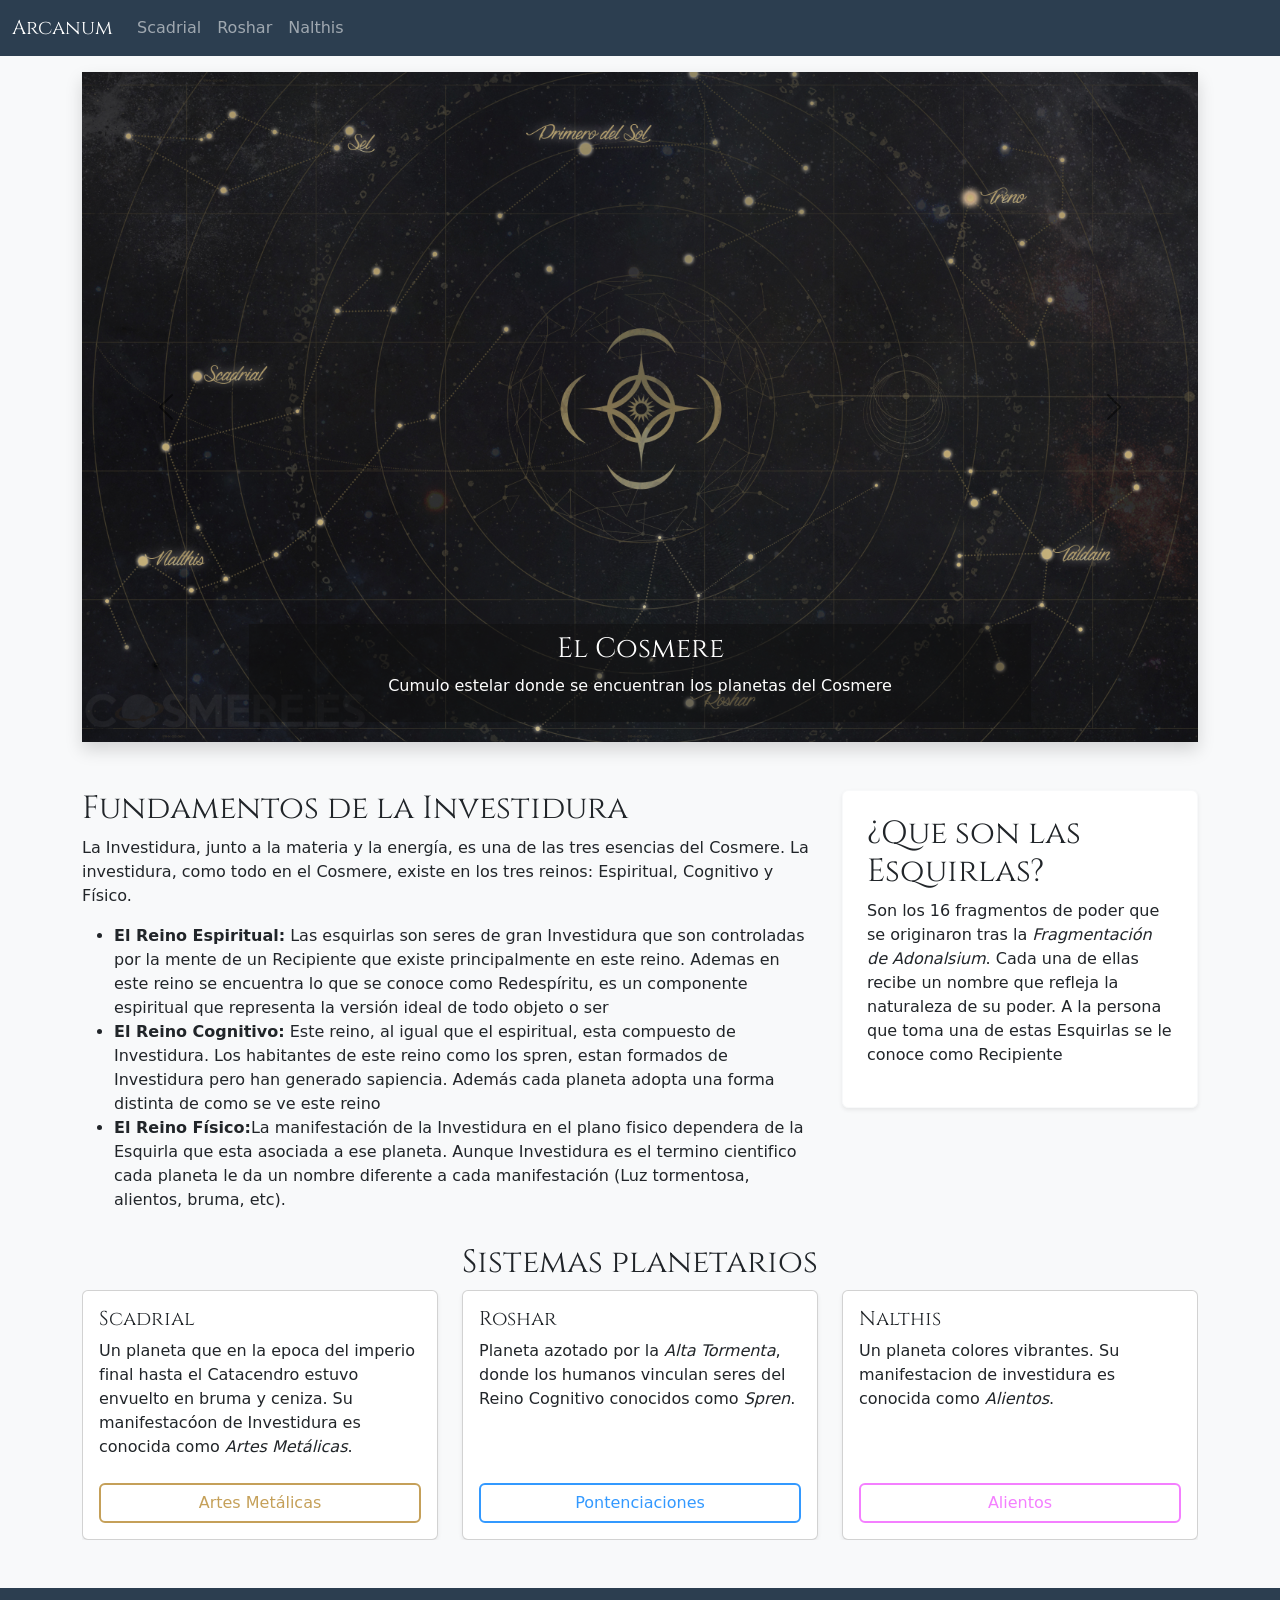
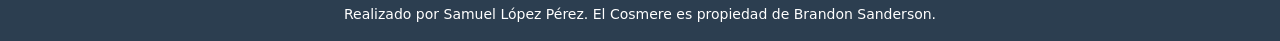
<file: index.html>
<!DOCTYPE html>
<html lang="es">

<head>
    <meta charset="UTF-8">
    <meta name="viewport" content="width=device-width, initial-scale=1.0">
    <title>Bootstrap Site</title>
    <link rel="stylesheet" href="css/bootstrap.min.css">
    <link rel="stylesheet" href="css/style.css">
</head>

<body>
    <nav class="navbar navbar-expand-lg navbar-dark bg-cosmere-dark sticky-top" aria-label="Third navbar example">
        <div class="container-fluid"> <a class="navbar-brand font-cinzel" href="#">Arcanum</a>
            <button class="navbar-toggler collapsed" type="button" data-bs-toggle="collapse" data-bs-target="#navbars"
                aria-controls="navbars" aria-expanded="false" aria-label="Toggle navigation">
                <span class="navbar-toggler-icon"></span>
            </button>
            <div class="navbar-collapse collapse" id="navbars">
                <ul class="navbar-nav me-auto mb-2 mb-sm-0">
                    <li class="nav-item"> <a class="nav-link" href="scadrial.html" id="link-scadrial">Scadrial</a> </li>
                    <li class="nav-item"> <a class="nav-link" href="roshar.html" id="link-roshar">Roshar</a> </li>
                    <li class="nav-item"> <a class="nav-link" href="nalthis.html" id="link-nalthis">Nalthis</a> </li>
                </ul>
            </div>
        </div>
    </nav>

    <div class="container mb-5 mt-3">
        <div id="slider1" class="carousel slide shadow carousel-fade" data-bs-ride="carousel">

            <div class="carousel-inner">
                <div class="carousel-item active">
                    <img src="img/Constelaciones-mundos-cosmere.jpg" class="d-block w-100"
                        alt="Constelaciones de los mundos del Cosmere.">
                    <div class="carousel-caption d-none d-sm-block p-2">
                        <h3 class="font-cinzel">El Cosmere</h3>
                        <p>Cumulo estelar donde se encuentran los planetas del Cosmere</p>
                    </div>
                </div>
                <div class="carousel-item">
                    <img src="img/Fragmentacion.png" class="d-block w-100" alt="La Fragmentacion de adonalsium.">
                    <div class="carousel-caption d-none d-sm-block p-2">
                        <h3 class="font-cinzel">La Fragmentación</h3>
                        <p>Las 16 esquirlas de Adonalsium</p>
                    </div>
                </div>
            </div>
            <button class="carousel-control-prev" type="button" data-bs-target="#slider1" data-bs-slide="prev">
                <span class="carousel-control-prev-icon" aria-hidden="true"></span>
            </button>

            <button class="carousel-control-next" type="button" data-bs-target="#slider1" data-bs-slide="next">
                <span class="carousel-control-next-icon" aria-hidden="true"></span>
            </button>
        </div>
    </div>

    <div class="container">
        <div class="row">
            <div class="Investidura col-lg-8 col-md-12 col-sm-12">
                <h2 class="font-cinzel">Fundamentos de la Investidura</h2>
                <p>La Investidura, junto a la materia y la energía, es una de las tres esencias del Cosmere.
                    La investidura, como todo en el Cosmere, existe en los tres reinos: Espiritual, Cognitivo y Físico.
                </p>
                <ul>
                    <li><strong>El Reino Espiritual:</strong> Las esquirlas son seres de gran Investidura que son
                        controladas
                        por la mente de un Recipiente que existe principalmente en este reino. Ademas en este reino se
                        encuentra
                        lo que se conoce como Redespíritu, es un componente espiritual que representa la versión ideal
                        de
                        todo
                        objeto o ser</li>
                    <li><strong>El Reino Cognitivo:</strong> Este reino, al igual que el espiritual, esta compuesto de
                        Investidura. Los habitantes de este reino como los spren, estan formados de Investidura pero han
                        generado sapiencia. Además cada planeta adopta una forma distinta de como se ve este reino</li>
                    <li><strong>El Reino Físico:</strong>La manifestación de la Investidura en el plano fisico dependera
                        de
                        la
                        Esquirla que esta asociada a ese planeta.
                        Aunque Investidura es el termino cientifico cada planeta le da un nombre diferente a cada
                        manifestación
                        (Luz tormentosa, alientos, bruma, etc).</li>
                </ul>
            </div>
            <div class="Esquirlas col-lg-4 col-md-12 col-sm-12">
                <div class="p-4 bg-white rounded shadow-sm border border-light">
                    <h2 class="font-cinzel">¿Que son las Esquirlas?</h2>
                    <p>Son los 16 fragmentos de poder que se originaron tras la <em>Fragmentación de Adonalsium</em>.
                        Cada una de ellas recibe un nombre que refleja la naturaleza de su poder. A la persona que toma
                        una de estas Esquirlas se le conoce como Recipiente</p>
                </div>
            </div>
        </div>
    </div>
    <div class="container mt-3">
        <h2 class="font-cinzel d-flex justify-content-center">Sistemas planetarios</h2>

        <div id="slider2" class="carousel carousel-fade d-none d-md-block" data-bs-interval="false">


            <div class="carousel-inner">
                <div class="carousel-item active">
                    <div class="row">
                        <div class="col-4">
                            <div class="card h-100 shadow-sm">
                                <div class="card-body">
                                    <h5 class="card-title font-cinzel">Scadrial</h5>
                                    <p class="card-text">Un planeta que en la epoca del imperio final hasta el
                                        Catacendro estuvo envuelto en bruma y ceniza. Su manifestacóon de
                                        Investidura es conocida como <em>Artes Metálicas</em>.</p>
                                </div>
                                <div class="card-footer bg-transparent border-top-0 pb-3">
                                    <a href="scadrial.html" class="btn btn-scadrial-outline w-100">Artes Metálicas</a>
                                </div>
                            </div>
                        </div>
                        <div class="col-4">
                            <div class="card h-100 shadow-sm">
                                <div class="card-body">
                                    <h5 class="card-title font-cinzel">Roshar</h5>
                                    <p class="card-text">Planeta azotado por la <em>Alta Tormenta</em>, donde los
                                        humanos vinculan seres del Reino Cognitivo conocidos como <em>Spren</em>.
                                    </p>
                                </div>
                                <div class="card-footer bg-transparent border-top-0 pb-3">
                                    <a href="roshar.html" class="btn btn-roshar-outline w-100">Pontenciaciones</a>
                                </div>
                            </div>
                        </div>
                        <div class="col-4">
                            <div class="card h-100 shadow-sm">
                                <div class="card-body">
                                    <h5 class="card-title font-cinzel">Nalthis</h5>
                                    <p class="card-text">Un planeta colores vibrantes. Su manifestacion de
                                        investidura es conocida como <em>Alientos</em>.</p>
                                </div>
                                <div class="card-footer bg-transparent border-top-0 pb-3">
                                    <a href="nalthis.html" class="btn btn-nalthis-outline w-100"><span>Alientos</span></a>
                                </div>
                            </div>
                        </div>
                    </div>
                </div>
            </div>
        </div>
        <div id="slider3" class="carousel carousel-fade d-md-none d-block" data-bs-interval="false">


            <div class="carousel-inner">
                <div class="carousel-item active">
                    <div class="row">
                        <div class="col-12">
                            <div class="card h-100 shadow-sm">
                                <div class="card-body card-body-planetas">
                                    <h5 class="card-title font-cinzel">Scadrial</h5>
                                    <p class="card-text">Un planeta que en la epoca del imperio final hasta el
                                        Catacendro estuvo envuelto en bruma y ceniza. Su manifestacion de
                                        investidura es conocida como <em>Artes Metalicas</em>.</p>
                                </div>
                                <div class="card-footer bg-transparent border-top-0 pb-3">
                                    <a href="scadrial.html" class="btn btn-scadrial-outline w-100">Artes Metalicas</a>
                                </div>
                            </div>
                        </div>
                    </div>
                </div>
                <div class="carousel-item">
                    <div class="row">
                        <div class="col-12">
                            <div class="card h-100 shadow-sm">
                                <div class="card-body card-body-planetas">
                                    <h5 class="card-title font-cinzel">Roshar</h5>
                                    <p class="card-text">Planeta azotado por la <em>Alta Tormenta</em>, donde los
                                        humanos vinculan seres del Reino Cognitivo conocidos como <em>Spren</em>.
                                    </p>
                                </div>
                                <div class="card-footer bg-transparent border-top-0 pb-3">
                                    <a href="roshar.html" class="btn btn-roshar-outline w-100">Pontenciaciones</a>
                                </div>
                            </div>
                        </div>
                    </div>
                </div>
                <div class="carousel-item">
                    <div class="row">
                        <div class="col-12">
                            <div class="card h-100 shadow-sm">
                                <div class="card-body card-body-planetas">
                                    <h5 class="card-title font-cinzel">Nalthis</h5>
                                    <p class="card-text">Un planeta colores vibrantes. Su manifestacion de
                                        investidura es conocida como <em>Alientos</em>.</p>
                                </div>
                                <div class="card-footer bg-transparent border-top-0 pb-3">
                                    <a href="nalthis.html" class="btn btn-nalthis-outline w-100"><span>Alientos</span></a>
                                </div>
                            </div>
                        </div>
                    </div>
                </div>
            </div>

        </div>
        <div class="d-flex d-md-none justify-content-center mt-4 mb-3">
            <button class="btn mr-2" type="button" data-bs-target="#slider3" data-bs-slide="prev">
                <span class="carousel-control-prev-icon" aria-hidden="true"></span>
                <span class="visually-hidden">Anterior</span>
            </button>
            <button class="btn ml-2" type="button" data-bs-target="#slider3" data-bs-slide="next">
                <span class="carousel-control-next-icon" aria-hidden="true"></span>
                <span class="visually-hidden">Siguiente</span>
            </button>
        </div>
    </div>



    <script src="js/bootstrap.bundle.min.js"></script>
</body>
<footer class="bg-cosmere-dark text-white text-center py-3 mt-5">
    <div class="container">
        <p class="mb-0 small">Realizado por Samuel López Pérez. El Cosmere es propiedad de Brandon Sanderson.</p>
    </div>
</footer>

</html>
</file>
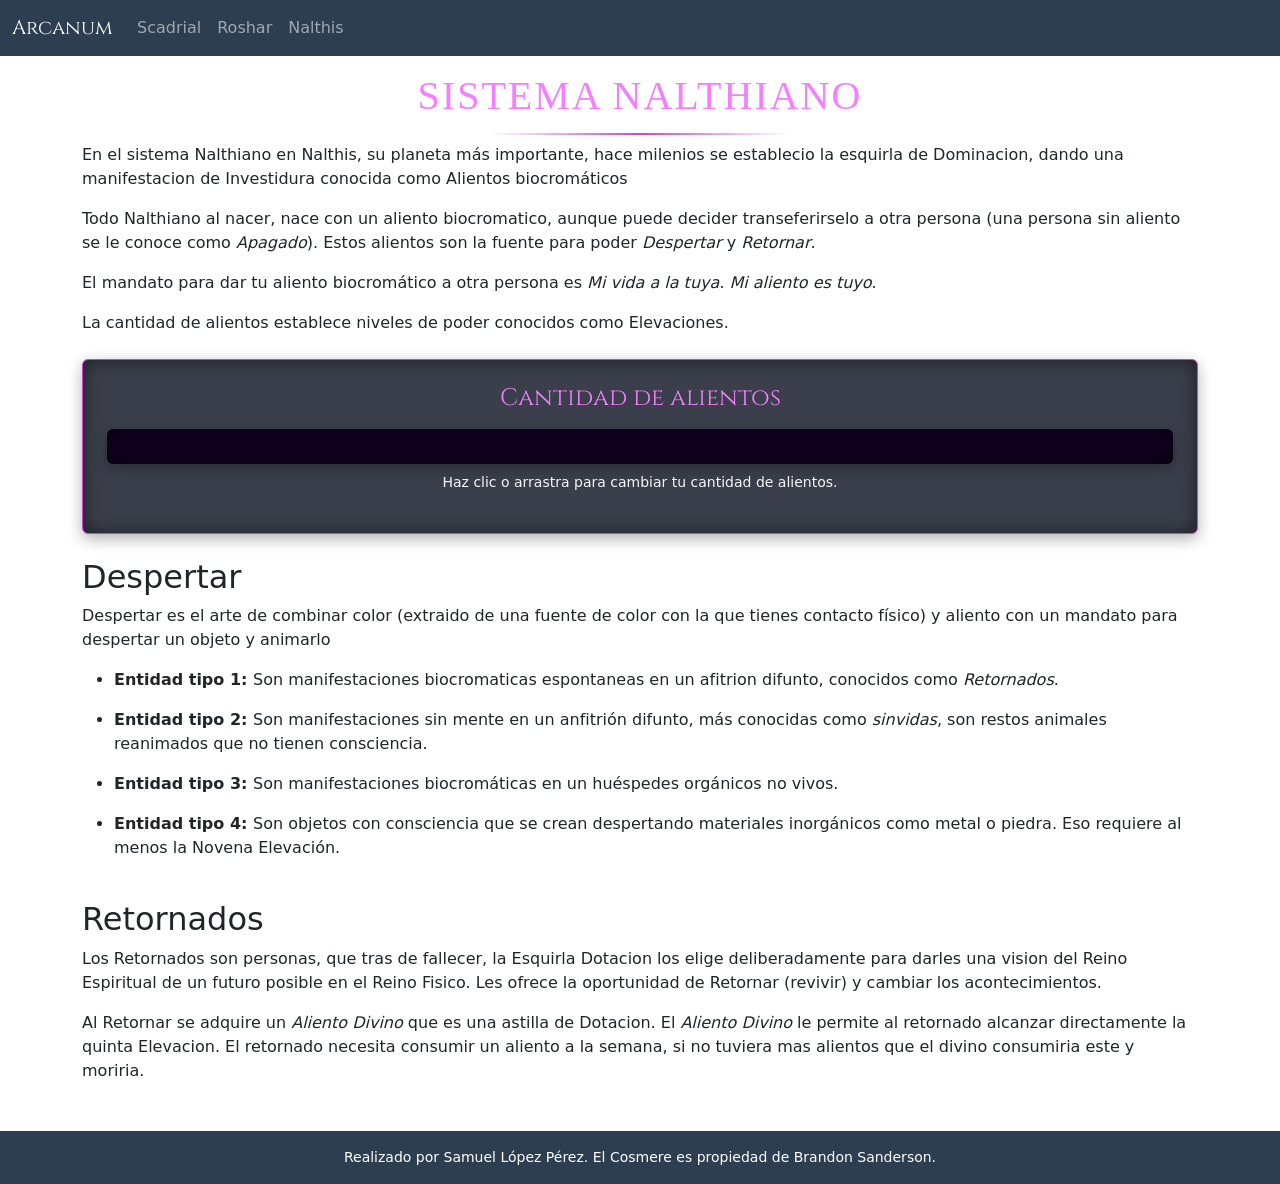
<file: nalthis.html>
<!DOCTYPE html>
<html lang="es">

<head>
    <meta charset="UTF-8">
    <meta name="viewport" content="width=device-width, initial-scale=1.0">
    <title>Bootstrap Site</title>
    <link rel="stylesheet" href="css/style.css">
    <link rel="stylesheet" href="css/bootstrap.min.css">
    <link rel="stylesheet" href="css/nalthis.css">
</head>

<body>
    <nav class="navbar navbar-expand-lg navbar-dark bg-cosmere-dark sticky-top" aria-label="Third navbar example">
        <div class="container-fluid"> <a class="navbar-brand font-cinzel" href="index.html">Arcanum</a>
            <button class="navbar-toggler collapsed" type="button" data-bs-toggle="collapse" data-bs-target="#navbars"
                aria-controls="navbars" aria-expanded="false" aria-label="Toggle navigation">
                <span class="navbar-toggler-icon"></span>
            </button>
            <div class="navbar-collapse collapse" id="navbars">
                <ul class="navbar-nav me-auto mb-2 mb-sm-0">
                    <li class="nav-item"> <a class="nav-link" href="scadrial.html" id="link-scadrial">Scadrial</a> </li>
                    <li class="nav-item"> <a class="nav-link" href="roshar.html" id="link-roshar">Roshar</a> </li>
                    <li class="nav-item"> <a class="nav-link" href="nalthis.html" id="link-nalthis">Nalthis</a> </li>
                </ul>
            </div>
        </div>
    </nav>
    <div class="container mt-3">
        <div class="historia">
            <h1 class="h1-nalthis">Sistema Nalthiano</h1>
            <p>En el sistema Nalthiano en Nalthis, su planeta más importante, hace milenios se establecio
                la esquirla de Dominacion, dando una manifestacion de Investidura conocida como Alientos biocromáticos</p>
            <p>Todo Nalthiano al nacer, nace con un aliento biocromatico, aunque puede decider transeferirselo a otra
                persona (una persona sin aliento se le conoce como <em>Apagado</em>). Estos alientos son la
                fuente para poder <em>Despertar</em> y <em>Retornar</em>.
            </p>
            <p>El mandato para dar tu aliento biocromático a otra persona es <em>Mi vida a la tuya. Mi aliento es tuyo</em>.</p>
        </div>
        <div>
            <p>La cantidad de alientos establece niveles de poder conocidos como Elevaciones.</p>
            <div class="alientos-cont p-4 rounded mt-4">
                <h4 class="alientos font-cinzel text-center mb-3">Cantidad de alientos</h4>

                <div id="contenedorBarra" class="progress user-select-none">

                    <div id="barra" class="progress-bar fw-bold fs-5 user-select-none " aria-valuenow="0" aria-valuemin="0" aria-valuemax="50000" role="progressbar">
                    </div>

                </div>
                <p id="poder" class="text-center text-light mt-2 small text-secondary">Haz clic o arrastra para cambiar tu
                    cantidad de alientos.
                </p>
            </div>


        </div>
        <h2 class="pt-4">Despertar</h2>
        <p>Despertar es el arte de combinar color (extraido de una fuente de color con la que tienes contacto físico) y
            aliento con un mandato para despertar un objeto y animarlo</p>
        <ul>
            <li><strong>
                    <p>Entidad tipo 1:
                </strong>Son manifestaciones biocromaticas espontaneas en un afitrion difunto, conocidos como <em>Retornados</em>.</p>
            </li>
            <li><strong>
                    <p>Entidad tipo 2:
                </strong>Son manifestaciones sin mente en un anfitrión difunto, más conocidas como <em>sinvidas</em>, son restos animales reanimados que no tienen consciencia.</p>
            </li>
            <li><strong>
                    <p>Entidad tipo 3:
                </strong>Son manifestaciones biocromáticas en un huéspedes orgánicos no vivos.</p>
            </li>
            <li><strong>
                    <p>Entidad tipo 4:
                </strong>Son objetos con consciencia que se crean despertando materiales inorgánicos como metal o piedra. Eso requiere al menos la Novena Elevación.</p>
            </li>
        </ul>
        <h2 class="pt-4">Retornados</h2>
        <p>Los Retornados son personas, que tras de fallecer, la Esquirla Dotacion los elige deliberadamente para darles una vision del Reino Espiritual de un futuro posible en el Reino Fisico. Les ofrece la oportunidad de Retornar (revivir) y cambiar los acontecimientos.</p>
        <p>Al Retornar se adquire un <em>Aliento Divino</em> que es una astilla de Dotacion. El <em>Aliento Divino</em> le permite al retornado alcanzar directamente la quinta Elevacion. El retornado necesita consumir un aliento a la semana, si no tuviera mas alientos que el divino consumiria este y moriria.</p>

    </div>
    <script src="js/bootstrap.bundle.min.js"></script>
    <script src="js/nalthis.js"></script>
</body>
<footer class="bg-cosmere-dark text-white text-center py-3 mt-5">
    <div class="container">
        <p class="mb-0 small">Realizado por Samuel López Pérez. El Cosmere es propiedad de Brandon Sanderson.</p>
    </div>
</footer>
</html>
</file>
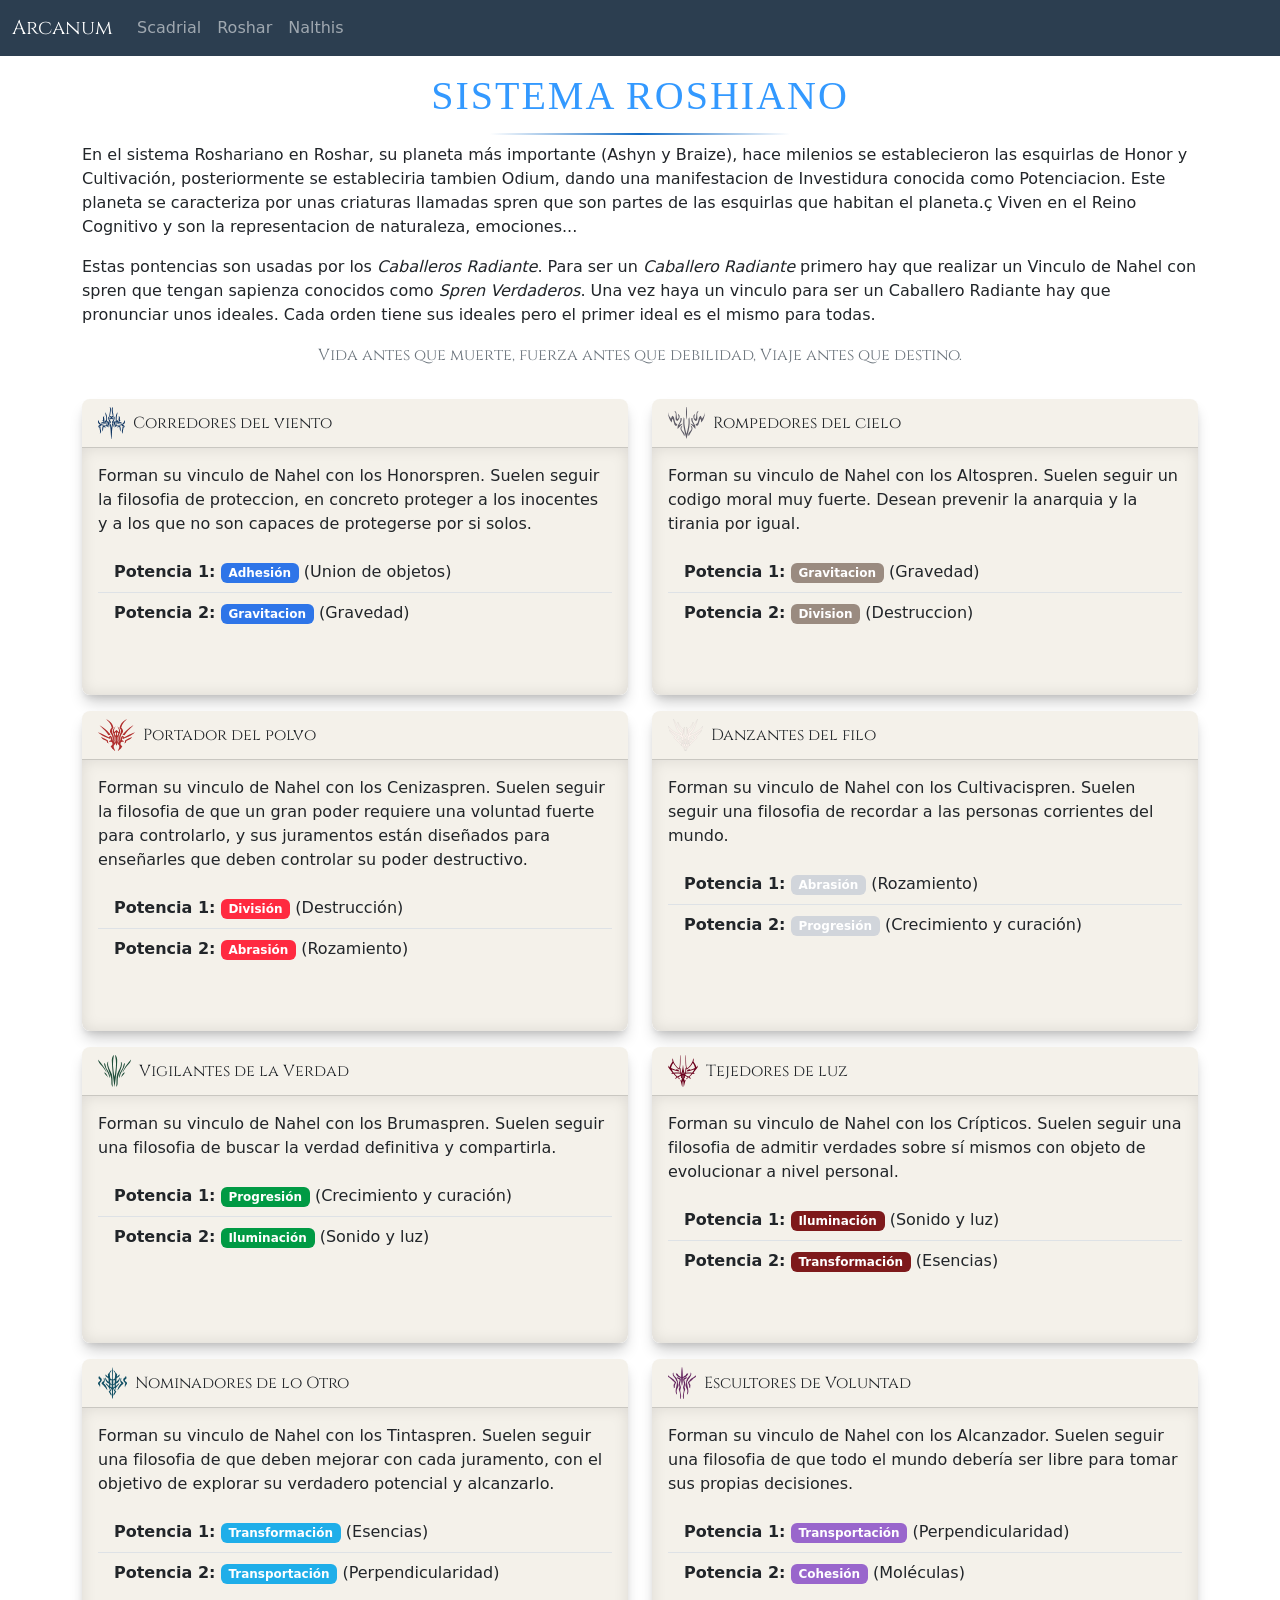
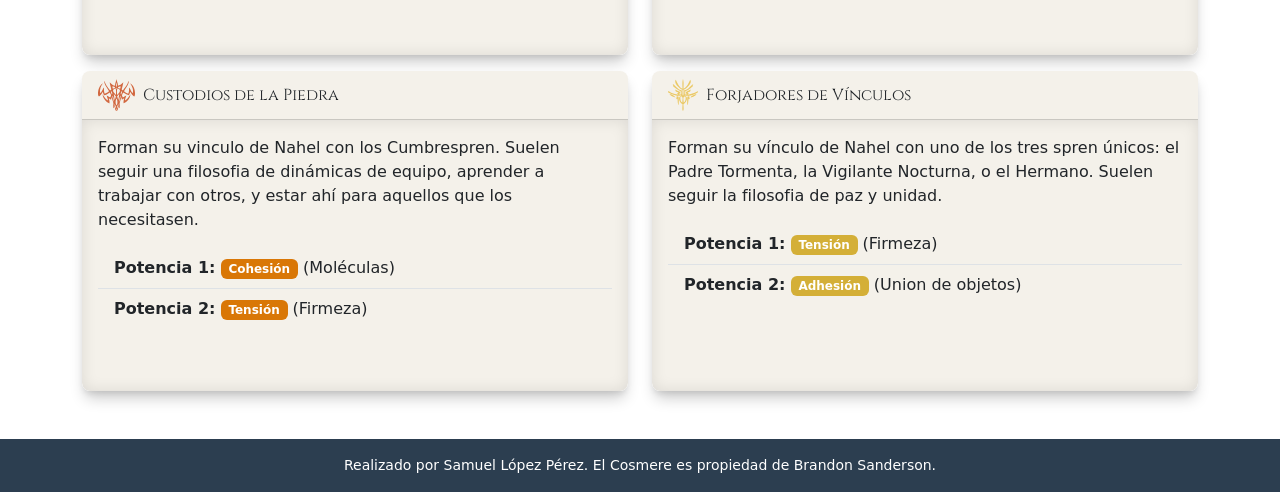
<file: roshar.html>
<!DOCTYPE html>
<html lang="es">

<head>
    <meta charset="UTF-8">
    <meta name="viewport" content="width=device-width, initial-scale=1.0">
    <title>Bootstrap Site</title>
    <link rel="stylesheet" href="css/style.css">
    <link rel="stylesheet" href="css/roshar.css">
    <link rel="stylesheet" href="css/bootstrap.min.css">
</head>

<body>
    <nav class="navbar navbar-expand-lg navbar-dark bg-cosmere-dark sticky-top" aria-label="Third navbar example">
        <div class="container-fluid"> <a class="navbar-brand font-cinzel" href="index.html">Arcanum</a>
            <button class="navbar-toggler collapsed" type="button" data-bs-toggle="collapse" data-bs-target="#navbars"
                aria-controls="navbars" aria-expanded="false" aria-label="Toggle navigation">
                <span class="navbar-toggler-icon"></span>
            </button>
            <div class="navbar-collapse collapse" id="navbars">
                <ul class="navbar-nav me-auto mb-2 mb-sm-0">
                    <li class="nav-item"> <a class="nav-link" href="scadrial.html" id="link-scadrial">Scadrial</a> </li>
                    <li class="nav-item"> <a class="nav-link" href="roshar.html" id="link-roshar">Roshar</a> </li>
                    <li class="nav-item"> <a class="nav-link" href="nalthis.html" id="link-nalthis">Nalthis</a> </li>
                </ul>
            </div>
        </div>
    </nav>
    <div class="container mt-3">
        <div class="historia">
            <h1 class="h1-roshar">Sistema Roshiano</h1>
            <p>En el sistema Roshariano en Roshar, su planeta más importante (Ashyn y Braize), hace milenios se
                establecieron
                las esquirlas de Honor y Cultivación, posteriormente se estableciria tambien Odium, dando una
                manifestacion de Investidura conocida como Potenciacion. Este planeta se caracteriza por unas criaturas
                llamadas spren que son partes de las esquirlas que habitan el planeta.ç
                Viven en el Reino Cognitivo y son la representacion de naturaleza, emociones...
            </p>
            <p>Estas pontencias son usadas por los <em>Caballeros Radiante</em>. Para ser un <em>Caballero Radiante</em>
                primero hay que realizar un Vinculo de Nahel con spren que tengan sapienza conocidos como <em>Spren
                    Verdaderos</em>. Una vez haya un vinculo para ser un Caballero Radiante hay que pronunciar unos
                ideales.
                Cada orden tiene sus ideales pero el primer ideal es el mismo para todas.
            </p>
            <p class="text-secondary font-cinzel text-center">Vida antes que muerte, fuerza antes que debilidad, Viaje antes
                que destino.</p>
        </div>
        <div class="row">
            <div class="col-lg-6 col-sm-12 mt-3">
                <div class="card h-100">
                    <div class="card-header bg-card-header text-dark font-cinzel d-flex align-items-center">
                        <img src="img/Corredores del viento.svg" alt="Símbolo Corredores del viento" class="glifo me-2">
                        Corredores del viento</div>
                    <div class="card-body">
                        <p class="card-text">Forman su vinculo de Nahel con los Honorspren. Suelen seguir la filosofia
                            de proteccion, en concreto proteger a los inocentes y a los que no son capaces de protegerse
                            por si solos.</p>
                        <ul class="list-group list-group-flush mb-3">
                            <li class="list-group-item"><strong>Potencia 1:</strong> <button type="button"
                                    class="btn badge bg-corredores-viento border-0" data-bs-toggle="modal"
                                    data-bs-target="#modaAdhesionCV">
                                    Adhesión
                                </button> (Union de objetos)</li>
                            <li class="list-group-item"><strong>Potencia 2:</strong> <button type="button"
                                    class="btn badge bg-corredores-viento border-0" data-bs-toggle="modal"
                                    data-bs-target="#modalGravitacionCV">
                                    Gravitacion
                                </button> (Gravedad)</li>
                        </ul>
                    </div>
                </div>
                <div class="modal fade" id="modaAdhesionCV" tabindex="-1" aria-labelledby="modaAdhesionCVLabel"
                    aria-hidden="true">
                    <div class="modal-dialog modal-dialog-centered">
                        <div class="modal-content">
                            <div class="modal-header bg-roshar-dark text-white">
                                <h5 class="modal-title font-cinzel " id="modaAdhesionCVLabel">Adhesion</h5>
                                <button type="button" class="btn-close btn-close-white" data-bs-dismiss="modal"
                                    aria-label="Close"></button>
                            </div>
                            <div class="modal-body">
                                <p>La Potencia de Adhesión puede ser manipulada para unir cosas</p>
                                <ul>
                                    <li><strong>
                                            <p>Enlace completo:
                                        </strong>Crea temporalmente un vinculo muy fuerte entre dos objetos. El
                                        potenciador
                                        infunde una superficie con Luz Tormentosa, y cualquier persona o objeto que
                                        entre en
                                        contacto con esa superficie se pegara a ella</p>
                                    </li>
                                    <li><strong>
                                            <p>Esculpir el viento:
                                        </strong>Un corredor del viento puede usar la Potencia de Adhesion para esculpir
                                        el
                                        aire y manipular la presión</p>
                                    </li>
                                </ul>
                            </div>
                        </div>
                    </div>
                </div>
                <div class="modal fade" id="modalGravitacionCV" tabindex="-1" aria-labelledby="modalGravitacionCVLabel"
                    aria-hidden="true">
                    <div class="modal-dialog modal-dialog-centered">
                        <div class="modal-content">
                            <div class="modal-header bg-roshar-dark text-white">
                                <h5 class="modal-title font-cinzel" id="modalGravitacionCVLabel">Gravitacion</h5>
                                <button type="button" class="btn-close btn-close-white" data-bs-dismiss="modal"
                                    aria-label="Close"></button>
                            </div>
                            <div class="modal-body">
                                <p>La Potencia de Gravitacion puede ser manipulada para alterar la direccion y fuerza
                                    gravitacional de un objeto.</p>
                                <ul>
                                    <li><strong>
                                            <p>Enlace basico:
                                        </strong>Altera el enlace gravitatorio espiritual de un objeto o persona al
                                        planeta,
                                        cambiando su direccion temporalmente.</p>
                                    </li>
                                    <li><strong>
                                            <p>Enlace inverso:
                                        </strong>Un corredor del viento combinando esta Potencia y la Potencia de
                                        Adhesion,
                                        creando una burbuja alrededor de un objeto imitando el enlace gravitatorio de la
                                        tierra de abajo. En la practica esto hace que un objeto infundido atraiga otros
                                        objetos hacia si.</p>
                                    </li>
                                </ul>
                            </div>
                        </div>
                    </div>
                </div>
            </div>
            <div class="col-lg-6 col-sm-12 mt-3">
                <div class="card h-100">
                    <div class="card-header bg-card-header text-dark font-cinzel d-flex align-items-center">
                        <img src="img/Rompedores del cielo.svg" alt="Símbolo Rompedores del cielo" class="glifo me-2">
                        Rompedores del cielo</div>
                    <div class="card-body">
                        <p class="card-text">Forman su vinculo de Nahel con los Altospren. Suelen seguir un codigo moral
                            muy fuerte. Desean prevenir la anarquia y la tirania por igual.</p>
                        <ul class="list-group list-group-flush mb-3">
                            <li class="list-group-item"><strong>Potencia 1:</strong> <button type="button"
                                    class="btn badge bg-rompedores-cielo border-0" data-bs-toggle="modal"
                                    data-bs-target="#modalGravitacionRC">
                                    Gravitacion
                                </button> (Gravedad)</li>
                            <li class="list-group-item"><strong>Potencia 2:</strong> <button type="button"
                                    class="btn badge bg-rompedores-cielo border-0" data-bs-toggle="modal"
                                    data-bs-target="#modalDivision">
                                    Division
                                </button> (Destruccion)</li>
                        </ul>
                    </div>
                </div>
                <div class="modal fade" id="modalGravitacionRC" tabindex="-1" aria-labelledby="modalGravitacionRCLabel"
                    aria-hidden="true">
                    <div class="modal-dialog modal-dialog-centered">
                        <div class="modal-content">
                            <div class="modal-header bg-roshar-dark text-white">
                                <h5 class="modal-title font-cinzel" id="modalGravitacionRCLabel">Gravitacion</h5>
                                <button type="button" class="btn-close btn-close-white" data-bs-dismiss="modal"
                                    aria-label="Close"></button>
                            </div>
                            <div class="modal-body">
                                <p>La Potencia de Gravitacion puede ser manipulada para alterar la direccion y fuerza
                                    gravitacional de un objeto.</p>
                                <ul>
                                    <li><strong>
                                            <p>Enlace basico:
                                        </strong>Altera el enlace gravitatorio espiritual de un objeto o persona al
                                        planeta,
                                        cambiando su direccion temporalmente.</p>
                                    </li>
                                </ul>
                            </div>
                        </div>
                    </div>
                </div>
                <div class="modal fade" id="modalDivision" tabindex="-1" aria-labelledby="modalDivisionLabel"
                    aria-hidden="true">
                    <div class="modal-dialog modal-dialog-centered">
                        <div class="modal-content">
                            <div class="modal-header bg-roshar-dark text-white">
                                <h5 class="modal-title font-cinzel " id="modalDivisionLabel">Division</h5>
                                <button type="button" class="btn-close btn-close-white" data-bs-dismiss="modal"
                                    aria-label="Close"></button>
                            </div>
                            <div class="modal-body">
                                <p>La Potencia de División puede ser manipulada obtener poder sobre la destruccion y el
                                    deterioro</p>
                                <ul>
                                    <li><strong>
                                            <p>Portar el polvo:
                                        </strong>Los potenciadores pueden tocar un objeto y provocar que arda, se
                                        convierta en polvo o decaiga de otras formas.</p>
                                    </li>
                                </ul>
                            </div>
                        </div>
                    </div>
                </div>
            </div>
            <div class="col-lg-6 col-sm-12 mt-3">
                <div class="card h-100">
                    <div class="card-header bg-card-header text-dark font-cinzel d-flex align-items-center">
                        <img src="img/Portadores del Polvo.svg" alt="Símbolo Portador del polvo" class="glifo me-2">
                        Portador del polvo</div>
                    <div class="card-body">
                        <p class="card-text">Forman su vinculo de Nahel con los Cenizaspren. Suelen seguir la filosofia
                            de que un gran poder requiere una voluntad fuerte para controlarlo, y sus juramentos están
                            diseñados para enseñarles que deben controlar su poder destructivo.</p>
                        <ul class="list-group list-group-flush mb-3">
                            <li class="list-group-item"><strong>Potencia 1:</strong> <button type="button"
                                    class="btn badge bg-portador-polvo border-0" data-bs-toggle="modal"
                                    data-bs-target="#modalDivision">
                                    División
                                </button> (Destrucción)</li>
                            <li class="list-group-item"><strong>Potencia 2:</strong> <button type="button"
                                    class="btn badge bg-portador-polvo border-0" data-bs-toggle="modal"
                                    data-bs-target="#modalAbrasion">
                                    Abrasión
                                </button> (Rozamiento)</li>
                        </ul>
                    </div>
                </div>
                <div class="modal fade" id="modalAbrasion" tabindex="-1" aria-labelledby="modalAbrasionLabel"
                    aria-hidden="true">
                    <div class="modal-dialog modal-dialog-centered">
                        <div class="modal-content">
                            <div class="modal-header bg-roshar-dark text-white">
                                <h5 class="modal-title font-cinzel" id="modalAbrasionLabel">Abrasión</h5>
                                <button type="button" class="btn-close btn-close-white" data-bs-dismiss="modal"
                                    aria-label="Close"></button>
                            </div>
                            <div class="modal-body">
                                <p>La Potencia de Abrasión puede ser manipulada para alterar la fuerza de rozamiento
                                    entre dos superficies.</p>
                                <ul>
                                    <li><strong>
                                            <p>Deslizarse:
                                        </strong>Esta habilidad permite al potenciador hacer que su cuerpo no tenga
                                        fricción.</p>
                                    </li>
                                    <li><strong>
                                            <p>Frenarse:
                                        </strong>Esta habilidad permite al potenciador aumentar la fricción de su cuerpo
                                        con una superficie.</p>
                                    </li>
                                </ul>
                            </div>
                        </div>
                    </div>
                </div>
            </div>
            <div class="col-lg-6 col-sm-12 mt-3">
                <div class="card h-100">
                    <div class="card-header bg-card-header text-dark font-cinzel d-flex align-items-center">
                        <img src="img/Danzantes del Filo.svg" alt="Símbolo Danzantes del filo" class="glifo me-2">
                        Danzantes del filo</div>
                    <div class="card-body">
                        <p class="card-text">Forman su vinculo de Nahel con los Cultivacispren. Suelen seguir una
                            filosofia de recordar a las personas corrientes del mundo.</p>
                        <ul class="list-group list-group-flush mb-3">
                            <li class="list-group-item"><strong>Potencia 1:</strong> <button type="button"
                                    class="btn badge bg-danzantes-filo border-0" data-bs-toggle="modal"
                                    data-bs-target="#modalAbrasion">
                                    Abrasión
                                </button> (Rozamiento)</li>
                            <li class="list-group-item"><strong>Potencia 2:</strong> <button type="button"
                                    class="btn badge bg-danzantes-filo border-0" data-bs-toggle="modal"
                                    data-bs-target="#modalProgresion">
                                    Progresión
                                </button> (Crecimiento y curación)</li>
                        </ul>
                    </div>
                </div>
                <div class="modal fade" id="modalProgresion" tabindex="-1" aria-labelledby="modalProgresionLabel"
                    aria-hidden="true">
                    <div class="modal-dialog modal-dialog-centered">
                        <div class="modal-content">
                            <div class="modal-header bg-roshar-dark text-white">
                                <h5 class="modal-title font-cinzel" id="modalProgresionLabel">Progresión</h5>
                                <button type="button" class="btn-close btn-close-white" data-bs-dismiss="modal"
                                    aria-label="Close"></button>
                            </div>
                            <div class="modal-body">
                                <p>La Potencia de Progresión puede ser manipulada para alterar el crecimiento y curación
                                    de organismos.</p>
                                <ul>
                                    <li><strong>
                                            <p>Crecimiento:
                                        </strong>Esta habilidad acelera el crecimiento orgánico a enormes velocidades.
                                        </p>
                                    </li>
                                    <li><strong>
                                            <p>Regeneración:
                                        </strong>Esta habilidad cura daño en el cuerpo y alma de una persona
                                        instantáneamente y sin dejar cicatriz.
                                        </p>
                                    </li>
                                </ul>
                            </div>
                        </div>
                    </div>
                </div>
            </div>
            <div class="col-lg-6 col-sm-12 mt-3">
                <div class="card h-100">
                    <div class="card-header bg-card-header text-dark font-cinzel d-flex align-items-center">
                        <img src="img/Vigilantes de la Verdad.svg" alt="Símbolo Vigilantes de la Verdad" class="glifo me-2">
                        Vigilantes de la Verdad</div>
                    <div class="card-body">
                        <p class="card-text">Forman su vinculo de Nahel con los Brumaspren. Suelen seguir una
                            filosofia de buscar la verdad definitiva y compartirla.</p>
                        <ul class="list-group list-group-flush mb-3">
                            <li class="list-group-item"><strong>Potencia 1:</strong> <button type="button"
                                    class="btn badge bg-vigilantes-verdad border-0" data-bs-toggle="modal"
                                    data-bs-target="#modalProgresion">
                                    Progresión
                                </button> (Crecimiento y curación)</li>
                            <li class="list-group-item"><strong>Potencia 2:</strong> <button type="button"
                                    class="btn badge bg-vigilantes-verdad border-0" data-bs-toggle="modal"
                                    data-bs-target="#modalIluminacion">
                                    Iluminación
                                </button> (Sonido y luz)</li>
                        </ul>
                    </div>
                </div>
                <div class="modal fade" id="modalIluminacion" tabindex="-1" aria-labelledby="modalIluminacionLabel"
                    aria-hidden="true">
                    <div class="modal-dialog modal-dialog-centered">
                        <div class="modal-content">
                            <div class="modal-header bg-roshar-dark text-white">
                                <h5 class="modal-title font-cinzel" id="modalIluminacionLabel">Iluminación</h5>
                                <button type="button" class="btn-close btn-close-white" data-bs-dismiss="modal"
                                    aria-label="Close"></button>
                            </div>
                            <div class="modal-body">
                                <p>La Potencia de Iluminación puede ser manipulada para crear ilusiones auditivas y
                                    visuales.</p>
                                <ul>
                                    <li><strong>
                                            <p>Tejer luz:
                                        </strong>Esta habilidad consiste en crear ilusiones visuales y auditivas. Las
                                        ilusiones estan basadas en lo que el potenciador imagina, pero también lo que
                                        desea crear,
                                        necesitando una conexion espiritual con lo que desea crear.
                                        </p>
                                    </li>
                                </ul>
                            </div>
                        </div>
                    </div>
                </div>
            </div>
            <div class="col-lg-6 col-sm-12 mt-3">
                <div class="card h-100">
                    <div class="card-header bg-card-header text-dark font-cinzel d-flex align-items-center">
                        <img src="img/Tejedores de Luz.svg" alt="Símbolo Tejedores de luz" class="glifo me-2">
                        Tejedores de luz</div>
                    <div class="card-body">
                        <p class="card-text">Forman su vinculo de Nahel con los Crípticos. Suelen seguir una
                            filosofia de admitir verdades sobre sí mismos con objeto de evolucionar a nivel personal.
                        </p>
                        <ul class="list-group list-group-flush mb-3">
                            <li class="list-group-item"><strong>Potencia 1:</strong> <button type="button"
                                    class="btn badge bg-tejedores-luz border-0" data-bs-toggle="modal"
                                    data-bs-target="#modalIluminacion">
                                    Iluminación
                                </button> (Sonido y luz)</li>
                            <li class="list-group-item"><strong>Potencia 2:</strong> <button type="button"
                                    class="btn badge bg-tejedores-luz border-0" data-bs-toggle="modal"
                                    data-bs-target="#modalTransformacion">
                                    Transformación
                                </button> (Esencias)</li>
                        </ul>
                    </div>
                </div>
                <div class="modal fade" id="modalTransformacion" tabindex="-1"
                    aria-labelledby="modalTransformacionLabel" aria-hidden="true">
                    <div class="modal-dialog modal-dialog-centered">
                        <div class="modal-content">
                            <div class="modal-header bg-roshar-dark text-white">
                                <h5 class="modal-title font-cinzel" id="modalTransformacionLabel">Transformación</h5>
                                <button type="button" class="btn-close btn-close-white" data-bs-dismiss="modal"
                                    aria-label="Close"></button>
                            </div>
                            <div class="modal-body">
                                <p>La Potencia de Transformación puede ser manipulada para cambiar un objeto a una de
                                    las diez esencias.</p>
                                <ul>
                                    <li><strong>
                                            <p>Moldear almas:
                                        </strong>Esta habilidad consiste transformar cualquier material en otro que el
                                        potenciador escoja.
                                        </p>
                                    </li>
                                </ul>
                            </div>
                        </div>
                    </div>
                </div>
            </div>
            <div class="col-lg-6 col-sm-12 mt-3">
                <div class="card h-100">
                    <div class="card-header bg-card-header text-dark font-cinzel d-flex align-items-center">
                        <img src="img/Nominadores de lo Otro.svg" alt="Símbolo Nominadores de lo Otro" class="glifo me-2">
                        Nominadores de lo Otro</div>
                    <div class="card-body">
                        <p class="card-text">Forman su vinculo de Nahel con los Tintaspren. Suelen seguir una
                            filosofia de que deben mejorar con cada juramento, con el objetivo de explorar su verdadero
                            potencial y alcanzarlo.</p>
                        <ul class="list-group list-group-flush mb-3">
                            <li class="list-group-item"><strong>Potencia 1:</strong> <button type="button"
                                    class="btn badge bg-nominadores-otro border-0" data-bs-toggle="modal"
                                    data-bs-target="#modalTransformacion">
                                    Transformación
                                </button> (Esencias)</li>
                            <li class="list-group-item"><strong>Potencia 2:</strong> <button type="button"
                                    class="btn badge bg-nominadores-otro border-0" data-bs-toggle="modal"
                                    data-bs-target="#modalTransportacion">
                                    Transportación
                                </button> (Perpendicularidad)</li>
                        </ul>
                    </div>
                </div>
                <div class="modal fade" id="modalTransportacion" tabindex="-1"
                    aria-labelledby="modalTransportacionLabel" aria-hidden="true">
                    <div class="modal-dialog modal-dialog-centered">
                        <div class="modal-content">
                            <div class="modal-header bg-roshar-dark text-white">
                                <h5 class="modal-title font-cinzel" id="modalTransportacionLabel">Transportación</h5>
                                <button type="button" class="btn-close btn-close-white" data-bs-dismiss="modal"
                                    aria-label="Close"></button>
                            </div>
                            <div class="modal-body">
                                <p>La Potencia de Transportación puede ser manipulada para conseguir una transición
                                    realmática.</p>
                                <ul>
                                    <li><strong>
                                            <p>Nominación:
                                        </strong>Esta habilidad permite al potenciador viajar entre los Reinos Cognitivo
                                        y Físico creando una perpendicularidad en miniatura, llamada Puerta de lo Otro.
                                        </p>
                                    </li>
                                </ul>
                            </div>
                        </div>
                    </div>
                </div>
            </div>
            <div class="col-lg-6 col-sm-12 mt-3">
                <div class="card h-100">
                    <div class="card-header bg-card-header text-dark font-cinzel d-flex align-items-center">
                        <img src="img/Escultores de Voluntad.svg" alt="Símbolo Escultores de Voluntad" class="glifo me-2">
                        Escultores de Voluntad</div>
                    <div class="card-body">
                        <p class="card-text">Forman su vinculo de Nahel con los Alcanzador. Suelen seguir una
                            filosofia de que todo el mundo debería ser libre para tomar sus propias decisiones.</p>
                        <ul class="list-group list-group-flush mb-3">
                            <li class="list-group-item"><strong>Potencia 1:</strong> <button type="button"
                                    class="btn badge bg-escultores-voluntad border-0" data-bs-toggle="modal"
                                    data-bs-target="#modalTransportacion">
                                    Transportación
                                </button> (Perpendicularidad)</li>
                            <li class="list-group-item"><strong>Potencia 2:</strong> <button type="button"
                                    class="btn badge bg-escultores-voluntad border-0" data-bs-toggle="modal"
                                    data-bs-target="#modalCohesion">
                                    Cohesión
                                </button> (Moléculas)</li>
                        </ul>
                    </div>
                </div>
                <div class="modal fade" id="modalCohesion" tabindex="-1" aria-labelledby="modalCohesionLabel"
                    aria-hidden="true">
                    <div class="modal-dialog modal-dialog-centered">
                        <div class="modal-content">
                            <div class="modal-header bg-roshar-dark text-white">
                                <h5 class="modal-title font-cinzel" id="modalCohesionLabel">Cohesión</h5>
                                <button type="button" class="btn-close btn-close-white" data-bs-dismiss="modal"
                                    aria-label="Close"></button>
                            </div>
                            <div class="modal-body">
                                <p>La Potencia de Cohesión puede ser manipulada para alterar objetos a nivel molecular.
                                </p>
                                <ul>
                                    <li><strong>
                                            <p>Escultura de piedra:
                                        </strong>Esta habilidad manipula las fuerzas que enlazan ejes (patículas más
                                        pequeñas que contienen la materia).
                                        </p>
                                    </li>
                                </ul>
                            </div>
                        </div>
                    </div>
                </div>
            </div>
            <div class="col-lg-6 col-sm-12 mt-3">
                <div class="card h-100">
                    <div class="card-header bg-card-header text-dark font-cinzel d-flex align-items-center">
                        <img src="img/Custodios de la Piedra.svg" alt="Símbolo Custodios de la Piedra" class="glifo me-2">
                        Custodios de la Piedra</div>
                    <div class="card-body">
                        <p class="card-text">Forman su vinculo de Nahel con los Cumbrespren. Suelen seguir una
                            filosofia de dinámicas de equipo, aprender a trabajar con otros, y estar ahí para aquellos
                            que los necesitasen.</p>
                        <ul class="list-group list-group-flush mb-3">
                            <li class="list-group-item"><strong>Potencia 1:</strong> <button type="button"
                                    class="btn badge bg-custodios-piedra border-0" data-bs-toggle="modal"
                                    data-bs-target="#modalCohesion">
                                    Cohesión
                                </button> (Moléculas)</li>
                            <li class="list-group-item"><strong>Potencia 2:</strong> <button type="button"
                                    class="btn badge bg-custodios-piedra border-0" data-bs-toggle="modal"
                                    data-bs-target="#modalTensionCP">
                                    Tensión
                                </button> (Firmeza)</li>
                        </ul>
                    </div>
                </div>
                <div class="modal fade" id="modalTensionCP" tabindex="-1" aria-labelledby="modalTensionCPLabel"
                    aria-hidden="true">
                    <div class="modal-dialog modal-dialog-centered">
                        <div class="modal-content">
                            <div class="modal-header bg-roshar-dark text-white">
                                <h5 class="modal-title font-cinzel" id="modalTensionCPLabel">Tensión</h5>
                                <button type="button" class="btn-close btn-close-white" data-bs-dismiss="modal"
                                    aria-label="Close"></button>
                            </div>
                            <div class="modal-body">
                                <p>La Potencia de Tensión puede ser manipulada para alterar la firmeza de un objeto. Por
                                    ejemplo hacer que algo flexible se vuelva rígido.</p>
                            </div>
                        </div>
                    </div>
                </div>
            </div>
            <div class="col-lg-6 col-sm-12 mt-3">
                <div class="card h-100">
                    <div class="card-header bg-card-header text-dark font-cinzel d-flex align-items-center">
                        <img src="img/Forjadores de Vínculos.svg" alt="Símbolo Forjadores de Vínculos" class="glifo me-2">
                        Forjadores de Vínculos</div>
                    <div class="card-body">
                        <p class="card-text">Forman su vínculo de Nahel con uno de los tres spren únicos: el Padre
                            Tormenta, la Vigilante Nocturna, o el Hermano. Suelen seguir la filosofia
                            de paz y unidad.</p>
                        <ul class="list-group list-group-flush mb-3">
                            <li class="list-group-item"><strong>Potencia 1:</strong> <button type="button"
                                    class="btn badge bg-forjadores-vinculos border-0" data-bs-toggle="modal"
                                    data-bs-target="#modalTensionFV">
                                    Tensión
                                </button> (Firmeza)</li>
                            <li class="list-group-item"><strong>Potencia 2:</strong> <button type="button"
                                    class="btn badge bg-forjadores-vinculos border-0" data-bs-toggle="modal"
                                    data-bs-target="#modalAdhesionFV">
                                    Adhesión
                                </button> (Union de objetos)</li>
                        </ul>
                    </div>
                </div>
                <div class="modal fade" id="modalAdhesionFV" tabindex="-1" aria-labelledby="modalAdhesionFVLabel"
                    aria-hidden="true">
                    <div class="modal-dialog modal-dialog-centered">
                        <div class="modal-content">
                            <div class="modal-header bg-roshar-dark text-white">
                                <h5 class="modal-title font-cinzel " id="modalAdhesionFVLabel">Adhesion</h5>
                                <button type="button" class="btn-close btn-close-white" data-bs-dismiss="modal"
                                    aria-label="Close"></button>
                            </div>
                            <div class="modal-body">
                                <p>La Potencia de Adhesión puede ser manipulada para unir cosas</p>
                                <ul>
                                    <li><strong>
                                            <p>Enlace completo:
                                        </strong>Crea temporalmente un vinculo muy fuerte entre dos objetos. El
                                        potenciador
                                        infunde una superficie con Luz Tormentosa, y cualquier persona o objeto que
                                        entre en
                                        contacto con esa superficie se pegara a ella</p>
                                    </li>
                                    <li><strong>
                                            <p>Esculpir el viento:
                                        </strong>Un corredor del viento puede usar la Potencia de Adhesion para esculpir
                                        el
                                        aire y manipular la presión</p>
                                    </li>
                                </ul>
                            </div>
                        </div>
                    </div>
                </div>
                <div class="modal fade" id="modalTensionFV" tabindex="-1" aria-labelledby="modalTensionFVLabel"
                    aria-hidden="true">
                    <div class="modal-dialog modal-dialog-centered">
                        <div class="modal-content">
                            <div class="modal-header bg-roshar-dark text-white">
                                <h5 class="modal-title font-cinzel" id="modalTensionFVLabel">Tensión</h5>
                                <button type="button" class="btn-close btn-close-white" data-bs-dismiss="modal"
                                    aria-label="Close"></button>
                            </div>
                            <div class="modal-body">
                                <p>La Potencia de Tensión puede ser manipulada para alterar la firmeza de un objeto. Por
                                    ejemplo hacer que algo flexible se vuelva rígido. Un forjador de vínculos pueden unirla con su afinidad para la Conexión y así reparar objetos inanimados como complemento de la Potencia de Adhesión</p>
                            </div>
                        </div>
                    </div>
                </div>
            </div>
        </div>
    </div>

    </div>
    <script src="js/bootstrap.bundle.min.js"></script>
</body>
<footer class="bg-cosmere-dark text-white text-center py-3 mt-5">
    <div class="container">
        <p class="mb-0 small">Realizado por Samuel López Pérez. El Cosmere es propiedad de Brandon Sanderson.</p>
    </div>
</footer>

</html>
</file>
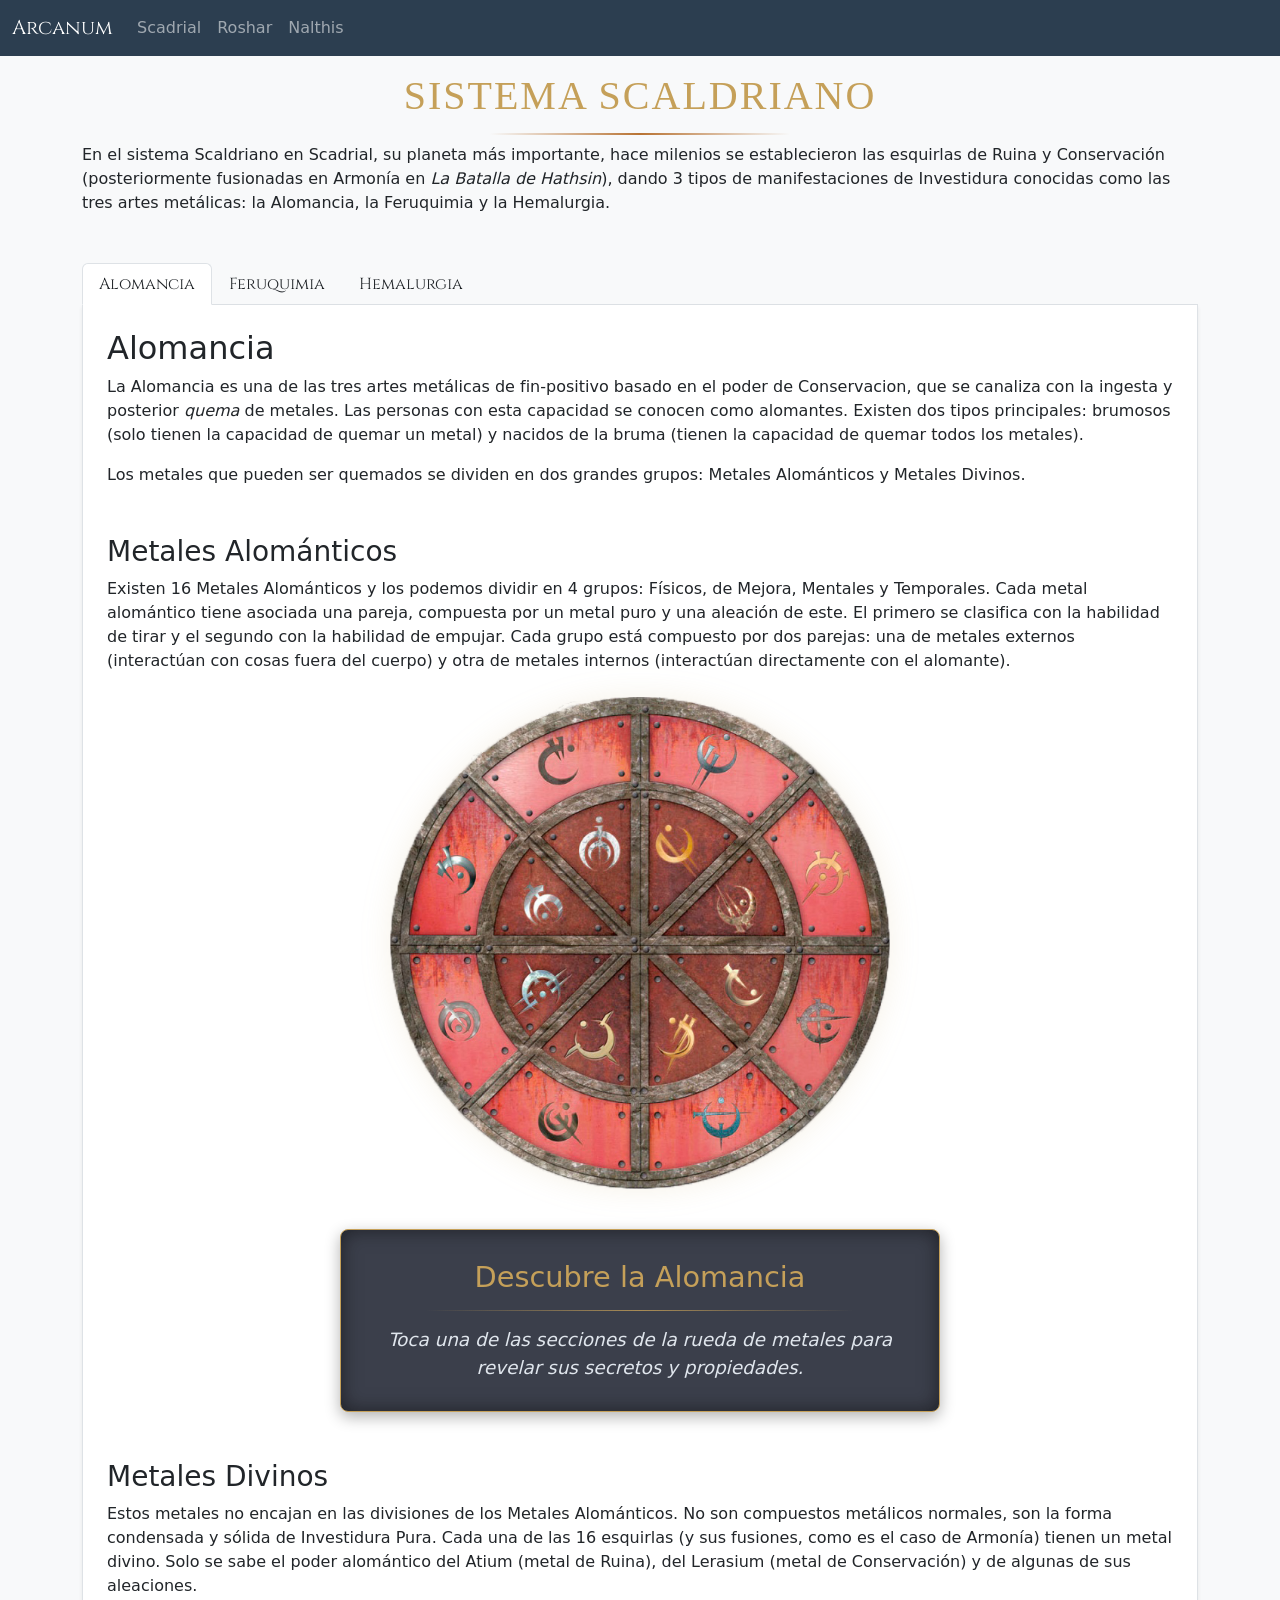
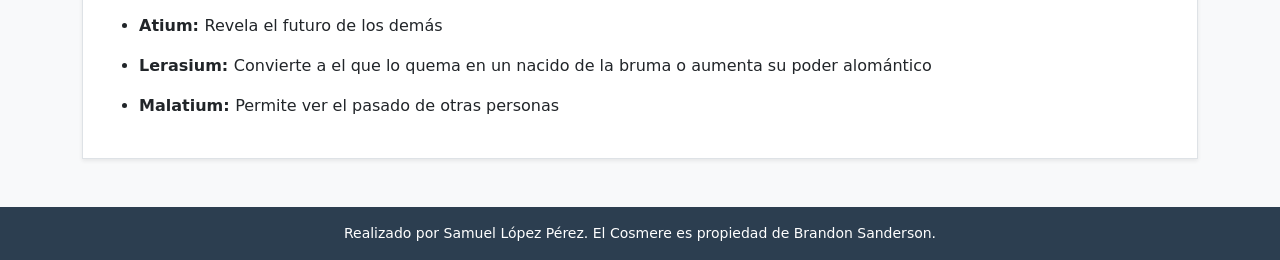
<file: scadrial.html>
<!DOCTYPE html>
<html lang="es">

<head>
    <meta charset="UTF-8">
    <meta name="viewport" content="width=device-width, initial-scale=1.0">
    <title>Bootstrap Site</title>
    <link rel="stylesheet" href="css/bootstrap.min.css">
    <link rel="stylesheet" href="css/style.css">
    <link rel="stylesheet" href="css/scadrial.css">
</head>

<body>
    <nav class="navbar navbar-expand-lg navbar-dark bg-cosmere-dark sticky-top" aria-label="Third navbar example">
        <div class="container-fluid"> <a class="navbar-brand font-cinzel" href="index.html">Arcanum</a>
            <button class="navbar-toggler collapsed" type="button" data-bs-toggle="collapse" data-bs-target="#navbars"
                aria-controls="navbars" aria-expanded="false" aria-label="Toggle navigation">
                <span class="navbar-toggler-icon"></span>
            </button>
            <div class="navbar-collapse collapse" id="navbars">
                <ul class="navbar-nav me-auto mb-2 mb-sm-0">
                    <li class="nav-item"> <a class="nav-link" href="scadrial.html" id="link-scadrial">Scadrial</a> </li>
                    <li class="nav-item"> <a class="nav-link" href="roshar.html" id="link-roshar">Roshar</a> </li>
                    <li class="nav-item"> <a class="nav-link" href="nalthis.html" id="link-nalthis">Nalthis</a> </li>
                </ul>
            </div>
        </div>
    </nav>
    <div class="container mt-3">
        <div class="historia">
            <h1 class="h1-scadrial">Sistema Scaldriano</h1>
            <p>En el sistema Scaldriano en Scadrial, su planeta más importante, hace milenios se establecieron
                las esquirlas de Ruina y Conservación (posteriormente fusionadas en Armonía en <em>La Batalla
                    de Hathsin</em>),
                dando 3 tipos de manifestaciones de Investidura conocidas como las tres artes metálicas: la
                Alomancia, la Feruquimia y la Hemalurgia.</p>
        </div>
    </div>
    <div class="container mt-5">

        <ul class="nav nav-tabs flex-nowrap" id="cosmereTabs" role="tablist">
            <li class="nav-item flex-fill flex-md-grow-0" role="presentation">
                <button class="nav-link active font-cinzel text-dark px-1 px-md-3 text-nowrap" data-bs-toggle="tab"
                    data-bs-target="#tab-alomancia" type="button" role="tab" aria-controls="tab-alomancia"
                    aria-selected="true">
                    Alomancia
                </button>
            </li>
            <li class="nav-item flex-fill flex-md-grow-0" role="presentation">
                <button class="nav-link font-cinzel text-dark px-1 px-md-3 text-nowrap" data-bs-toggle="tab" data-bs-target="#tab-feruquimia"
                    type="button" role="tab" aria-controls="tab-feruquimia" aria-selected="false">
                    Feruquimia
                </button>
            </li>
            <li class="nav-item flex-fill flex-md-grow-0" role="presentation">
                <button class="nav-link font-cinzel text-dark px-1 px-md-3 text-nowrap" data-bs-toggle="tab" data-bs-target="#tab-hemalurgia"
                    type="button" role="tab" aria-controls="tab-hemalurgia" aria-selected="false">
                    Hemalurgia
                </button>
            </li>
        </ul>

        <div class="tab-content border border-top-0 bg-white shadow-sm" id="cosmereTabsContent">

            <div class="tab-pane fade show active p-4" id="tab-alomancia" role="tabpanel"
                aria-labelledby="alomancia-tab">
                <h2>Alomancia</h2>
                <p>La Alomancia es una de las tres artes metálicas de fin-positivo basado en el poder de Conservacion,
                    que se canaliza con la ingesta y posterior <em>quema</em> de metales.
                    Las personas con esta capacidad se conocen como alomantes. Existen dos tipos principales:
                    brumosos (solo tienen la capacidad de quemar un metal) y nacidos de la bruma (tienen la
                    capacidad
                    de quemar todos los metales).</p>
                <p>Los metales que pueden ser quemados se dividen en dos grandes grupos: Metales Alománticos y
                    Metales Divinos.</p>

                <h3 class="mt-5">Metales Alománticos</h3>
                <p>Existen 16 Metales Alománticos y los podemos dividir en 4 grupos:
                    Físicos, de Mejora, Mentales y Temporales. Cada metal alomántico tiene asociada una pareja,
                    compuesta
                    por un metal puro y una aleación de este. El primero se clasifica con la habilidad de tirar y el
                    segundo con la habilidad de empujar.
                    Cada grupo está compuesto por dos parejas: una de metales externos (interactúan con cosas fuera
                    del cuerpo) y otra de metales internos (interactúan directamente con el alomante).</p>

                <div class="alomancia-interactiva mt-4 mb-2">
                    <img src="img/circulo-alomantico.png" class="alomancia-img" alt="Metales alomanticos">

                    <svg viewBox="0 0 500 492" class="svg-interactiva" xmlns="http://www.w3.org/2000/svg">
                        <path class="metal-path" data-name="Duraluminio" data-alomante="Mosquito de duraluminio"
                            data-desc="Metal de mejora de empujón interno. Mejora el siguiente metal quemado."
                            d="M221.5 257C184.384 256.87 110.622 256.689 104.5 257C106.5 295 128.521 327.178 140 339.5L221.5 257Z" />
                        <path class="metal-path" data-name="Aluminio" data-alomante="Mosquito de aluminio"
                            data-desc="Metal de mejora de tirón interno. Elimina las reservas alomanticas internas."
                            d="M240 262V389C199.21 388.09 164.504 363.131 151.5 351L240 262Z" />
                        <path class="metal-path" data-name="Nicrosil" data-alomante="Nicroestallante"
                            data-desc="Metal de mejora de empujón externo. Potencia el metal que queme el objetivo."
                            d="M127.5 352.5C112.071 367.738 81.301 398.89 81 399.5C32.8328 351.348 20.5017 284.056 20 256.5H86.5C90.7146 304.348 115.458 340.31 127.5 352.5Z" />
                        <path class="metal-path" data-name="Cromo" data-alomante="Sanguijuela"
                            data-desc="Metal de mejora de tirón externo. Elimina las reservas alomanticas del objetivo."
                            d="M240.5 406.5V473.5C163.5 470.5 110.5 429.5 92 411L139 363.5C175.305 398.039 221.97 406.625 240.5 406.5Z" />

                        <path class="metal-path" data-name="Acero" data-alomante="Lanzamonedas"
                            data-desc="Metal físico de empujón externo. Empuja fuentes de metal cercanas."
                            d="M86.5 238H19.5C22.5 163.822 61.25 109.341 80.5 91.5L128 138.5C94.5 172.5 86 220 86.5 238Z" />
                        <path class="metal-path" data-name="Hierro" data-alomante="Atraedor"
                            data-desc="Metal físico de tiron externo. Tira de metales cercanos."
                            d="M139 127L92.5 80C142.271 30.2598 211.238 17.8814 240.5 17.5V84.5C193.172 84.8052 153.631 112.759 139 127Z" />
                        <path class="metal-path" data-name="Peltre" data-alomante="Brazo de peltre (Violento)"
                            data-desc="Metal físico de empujón interno. Amplia las habilidades físicas."
                            d="M227 238L140 151.5C111.003 181.497 104.5 221.165 104.5 238H227Z" />
                        <path class="metal-path" data-name="Estaño" data-alomante="Ojo de estaño"
                            data-desc="Metal físico de tirón interno. Amplia los sentidos."
                            d="M240.025 102.04V229L151 139.337C183.871 107.992 224.046 101.412 240.025 102.04Z" />

                        <path class="metal-path" data-name="Cinc" data-alomante="Encendedor"
                            data-desc="Metal mental de tirón externo. Enciende (enardece) las emociones."
                            d="M259.5 84.5V17.5C336.462 19.9246 389.901 59.6741 408.5 79.5L360 127.5C329.215 94.7683 281.049 85.5102 259.5 84.5Z" />
                        <path class="metal-path" data-name="Laton" data-alomante="Aplacador"
                            data-desc="Metal mental de empujón externo. Aplaca (amortigua) las emociones."
                            d="M372 139L420.5 91C471.754 147.415 482.511 213.092 481.5 239H413C410.574 188.954 384.637 151.511 372 139Z" />
                        <path class="metal-path" data-name="Cobre" data-alomante="Nube de cobre (Ahumador)"
                            data-desc="Metal mental de tirón interno. Esconde los pulsos alománticos."
                            d="M259 228V102C305 104 336 128.5 348 140L259 228Z" />
                        <path class="metal-path" data-name="Bronce" data-alomante="Buscador"
                            data-desc="Metal mental de empujón interno. Permite escuchar los pulsos alománticos."
                            d="M272.5 238.5L359 151.5C387.691 182.631 395.627 221.804 395.5 238.5H272.5Z" />

                        <path class="metal-path" data-name="Oro" data-alomante="Augur"
                            data-desc="Metal temporal de tirón interno. Revela tu yo del pasado."
                            d="M258.5 262V388.5C304.654 385.757 336.731 362.183 347.5 350.5L258.5 262Z" />
                        <path class="metal-path" data-name="Electrum" data-alomante="Oráculo"
                            data-desc="Metal temporal de empujón interno. Revela el futuro propio."
                            d="M278 257H394.5C392.056 294.504 370.447 327.46 359.5 339.5L278 257Z" />
                        <path class="metal-path" data-name="Cadmio" data-alomante="Pulsador"
                            data-desc="Metal temporal de tirón externo. Metal externo de tiron. Realentiza el tiempo."
                            d="M360.5 363.5L409 411.5C355.039 462.123 286.849 474.002 259 473.5V406C301.924 406.904 344.148 378.064 360.5 363.5Z" />
                        <path class="metal-path" data-name="Bendaleo" data-alomante="Deslizador"
                            data-desc="Metal temporal de empujón externo. Acelera el tiempo."
                            d="M412.5 257.5H481.5C474 342 436 380.5 420 400L372 351.745C403.323 318.349 411.74 275.5 412.5 257.5Z" />
                    </svg>
                </div>

                <div class="info-metal-card">
                    <div class="card-body text-center">
                        <h3 id="metal-alomancia-nombre" class="mt-0">Descubre la Alomancia</h3>
                        <p id="alomante" class="text-secondary small"></p>
                        <div class="divisor-oro">
                        </div>
                        <p id="metal-alomancia-descripcion" class="mb-0">Toca una de las secciones de la rueda de
                            metales para
                            revelar sus secretos y propiedades.</p>
                    </div>
                </div>

                <h3 class="mt-5">Metales Divinos</h3>
                <p>Estos metales no encajan en las divisiones de los Metales Alománticos. No son compuestos
                    metálicos normales, son la forma condensada y sólida de Investidura Pura. Cada una de las 16
                    esquirlas (y sus fusiones, como es el caso de Armonía) tienen un metal divino. Solo se sabe el
                    poder
                    alomántico del Atium (metal de Ruina), del Lerasium (metal de Conservación) y de algunas de sus
                    aleaciones.</p>
                <ul>
                    <li><strong>
                            <p>Atium:
                        </strong>Revela el futuro de los demás</p>
                    </li>
                    <li><strong>
                            <p>Lerasium:
                        </strong>Convierte a el que lo quema en un nacido de la bruma o aumenta su poder alomántico</p>
                    </li>
                    <li><strong>
                            <p>Malatium:
                        </strong>Permite ver el pasado de otras personas</p>
                    </li>
                </ul>



            </div>
            <div class="tab-pane fade show p-4" id="tab-feruquimia" role="tabpanel" aria-labelledby="feruquimia-tab">
                <h2>Feruquimia</h2>
                <p>La Feruquima es una de las tres artes metálicas de fin-neutro basado en el poder de Conservacion y
                    Ruina.
                    Permite al usuario convertir atributos en investiduras y almacenarlos en metales con los que tiene
                    contacto directo y para
                    posteriormente recuperar estos atributos del mismo metal por un proceso conocido como
                    <em>Decantación</em>. Las personas
                    que tienen esta habilidad son conocidas como <em>Feruquimistas</em>, existen dos tipos los que solo
                    pueden almacenar y decantar un metal, <em>Ferrin</em>, y los que pueden usar todos los metales
                    <em>Feruquimista completo</em>. Las piezas de metal que han sido usadas para almacenar un atributo
                    se les llama <em>Mentes de metal</em>.
                </p>
                <p>Los metales que pueden ser quemados se dividen en dos grandes grupos: Metales Feruquimicos y
                    Metales Divinos.</p>
                <h3 class="mt-5">Metales Feruquimicos</h3>
                <p>Existen 16 Metales Feruquimicos y los podemos dividir en 4 grupos:
                    Físicos, Espirituales, Cognitivos e Híbridos. Cada metal feruquimico tiene asociada una pareja,
                    compuesta
                    por un metal puro y una aleación de este.</p>

                <div class="feruquimia-interactiva mt-4 mb-2">
                    <img src="img/Tabla-metales-feruquimicos.png" class="feruquimia-img" alt="Metales feruquimicos">

                    <svg viewBox="0 0 500 499" class="svg-interactiva" xmlns="http://www.w3.org/2000/svg">
                        <path class="metal-path" data-name="Duraluminio" data-feruquimista="Conector"
                            data-desc="Acumula Conexión."
                            d="M468.5 245H369V154.5L381 153L456.5 228.5C467 238.5 467.5 240.5 468.5 245Z" />
                        <path class="metal-path" data-name="Aluminio" data-feruquimista="Auténtico"
                            data-desc="Acumula Identidad."
                            d="M31 254.5H129.5V345L120.5 346L42.5 270.5C33 260.5 31 256.5 31 254.5Z" />
                        <path class="metal-path" data-name="Nicrosil" data-feruquimista="Portaalmas"
                            data-desc="Acumula Investidura." d="M254.5 261V360H352.5L254.5 261Z" />
                        <path class="metal-path" data-name="Cromo" data-feruquimista="Tejedor"
                            data-desc="Acumula Fortuna." d="M245 261V360H147L245 261Z" />

                        <path class="metal-path" data-name="Acero" data-feruquimista="Mensajero"
                            data-desc="Acumula velocidad física." d="M245 238V138.8H146L245 238Z" />
                        <path class="metal-path" data-name="Hierro" data-feruquimista="Ajustador"
                            data-desc="Acumula peso físico." d="M254 238.5V139H353.5L254 238.5Z" />
                        <path class="metal-path" data-name="Peltre" data-feruquimista="Bruto"
                            data-desc="Acumula fuerza física."
                            d="M245 30.5V130H154.5L153.5 118L229.5 42C239.5 31.5 240.5 32 245 30.5Z" />
                        <path class="metal-path" data-name="Estaño" data-feruquimista="Susurravientos"
                            data-desc="Acumula sentidos."
                            d="M254.5 30.5V129.5H345L346 118L270 42C263 35 262 32.5 254.5 30.5Z" />

                        <path class="metal-path" data-name="Cinc" data-feruquimista="Chispeante"
                            data-desc="Acumula velocidad mental." d="M238 245.5H139.5V147L238 245.5Z" />
                        <path class="metal-path" data-name="Laton" data-feruquimista="Alma de fuego"
                            data-desc="Acumula calor." d="M360 146.5V245.5H261L360 146.5Z" />
                        <path class="metal-path" data-name="Cobre" data-feruquimista="Archivero"
                            data-desc="Acumula recuerdos."
                            d="M469 254.5H369.5V344.5L379.5 346L458 269.5C465.5 262 468.667 257 469 254.5Z" />
                        <path class="metal-path" data-name="Bronce" data-feruquimista="Centinela"
                            data-desc="Acumula vigilia."
                            d="M31 245H130V154L118.5 152.5L42.5 229C36 236 32 240.5 31 245Z" />

                        <path class="metal-path" data-name="Oro" data-feruquimista="Hacedor de sangre"
                            data-desc="Acumula salud."
                            d="M245 469V369.5H155.5L153 379.5L229.5 458C235.9 466 242.5 468.667 245 469Z" />
                        <path class="metal-path" data-name="Electrum" data-feruquimista="Pináculo"
                            data-desc="Acumula determinación."
                            d="M254.5 469V369.5H345L346.5 380L270.5 457.5C260.5 467.9 256.5 469 254.5 469Z" />
                        <path class="metal-path" data-name="Cadmio" data-feruquimista="Susurrante"
                            data-desc="Acumula aliento." d="M139.5 353V254.5H238.5L139.5 353Z" />
                        <path class="metal-path" data-name="Bendaleo" data-feruquimista="Incluyente"
                            data-desc="Acumula energía." d="M261.5 254.5H360V353L261.5 254.5Z" />
                    </svg>

                </div>
                <div class="info-metal-card">
                    <div class="card-body text-center">
                        <h3 id="metal-feruquimia-nombre" class="mt-0">Descubre la Feruquimia</h3>
                        <p id="feruquimista" class="text-secondary small"></p>
                        <div class="divisor-oro"></div>
                        <p id="metal-feruquimia-descripcion" class="mb-0">Toca una de las secciones del cuadrado de
                            metales para
                            revelar sus secretos y propiedades.</p>
                    </div>
                </div>
                <h3 class="mt-5">Metales Divinos</h3>
                <p>Estos metales no encajan en las divisiones de los Metales Alománticos. No son compuestos
                    metálicos normales, son la forma condensada y sólida de Investidura Pura. Cada una de las 16
                    esquirlas (y sus fusiones, como es el caso de Armonía) tienen un metal divino. Solo se sabe el
                    poder
                    Feruquimico del Atium (metal de Ruina)</p>
                <ul>
                    <li><strong>
                            <p>Atium:
                        </strong>Acumula juventud</p>
                    </li>
                </ul>

            </div>
            <div class="tab-pane fade show p-4" id="tab-hemalurgia" role="tabpanel"
                aria-labelledby="hemalurgia-tab">
                <h2>Hemalurgia</h2>
                <p>La Hemalurgia es una de las tres artes metálicas de fin-negativa basado en el poder de Ruina.
                    Es la transferencia de de atributos como la Alomancia, la Feruquimia o la fuerza humana inata
                    mediante la alteración de la Redespiritu.
                </p>
                <p>Para acceder a esta se introduce un clavo en un punto de anclaje para cargarlo Hemalurgicamente. El
                    clavo contiene un fragemento robado de Redespiritu, este se arranca y se inserta en el receptor
                    fijando la habilidad a su Redespiritu.</p>
                <p>Este proceso provoca aperturas en la Redespiritu del recetor abriendo una puerta a Esquirlas, o
                    <em>encendedores</em> y <em>aplacadores</em> poderosos, para poder susurrar o incluso controlar al
                    receptor
                </p>
                <p>Los metales que pueden ser usados para la hemalurgia se dividen en dos grandes grupos: Metales
                    Hemalúrgicos y
                    Metales Divinos.</p>

                <h3 class="mt-5">Metales Hemalúrgicos</h3>
                <p>Existen 16 Metales Hemalúrgicos y los podemos dividir en 4 grupos:
                    Físicos, Espirituales, Cognitivos y Temporales. Cada metal alomántico tiene asociada una pareja,
                    compuesta
                    por un metal puro y una aleación de este.</p>

                <div class="accordion shadow-sm" id="acordeonHemalurgia">

                    <div class="accordion-item">
                        <h2 class="accordion-header" id="headingFisico">
                            <button class="accordion-button font-cinzel text-dark fw-bold" type="button"
                                data-bs-toggle="collapse" data-bs-target="#collapseFisico" aria-expanded="true"
                                aria-controls="collapseFisico">
                                Metales Físicos
                            </button>
                        </h2>
                        <div id="collapseFisico" class="accordion-collapse collapse" aria-labelledby="headingFisico"
                            data-bs-parent="#acordeonHemalurgia">
                            <div class="accordion-body p-0">
                                <div class="table-responsive m-0">
                                    <table class="table table-bordered table-striped mb-0 text-center align-middle">
                                        <tbody>
                                            <tr>
                                                <td><strong>Hierro:</strong> Roba fuerza</td>
                                                <td><strong>Acero:</strong> Roba poderes alománticos físicos</td>
                                            </tr>
                                            <tr>
                                                <td><strong>Estaño:</strong> Roba sentidos</td>
                                                <td><strong>Peltre:</strong> Roba poderes físicos feruquímicos</td>
                                            </tr>
                                        </tbody>
                                    </table>
                                </div>
                            </div>
                        </div>
                    </div>

                    <div class="accordion-item">
                        <h2 class="accordion-header" id="headingCognitivo">
                            <button class="accordion-button font-cinzel text-dark fw-bold" type="button"
                                data-bs-toggle="collapse" data-bs-target="#collapseCognitivo" aria-expanded="true"
                                aria-controls="collapseFisico">
                                Metales Cognitivos
                            </button>
                        </h2>
                        <div id="collapseCognitivo" class="accordion-collapse collapse"
                            aria-labelledby="headingCognitivo" data-bs-parent="#acordeonHemalurgia">
                            <div class="accordion-body p-0">
                                <div class="table-responsive m-0">
                                    <table class="table table-bordered table-striped mb-0 text-center align-middle">
                                        <tbody>
                                            <tr>
                                                <td><strong>Cinc:</strong> Roba fortaleza emocional</td>
                                                <td><strong>Latón:</strong> Roba poderes feruquimicos cognitivos</td>
                                            </tr>
                                            <tr>
                                                <td><strong>Cobre:</strong> Roba fortaleza mental, memoria e
                                                    inteligencia</td>
                                                <td><strong>Bronce:</strong> Roba poderes mentales alománticos</td>
                                            </tr>
                                        </tbody>
                                    </table>
                                </div>
                            </div>
                        </div>
                    </div>

                    <div class="accordion-item">
                        <h2 class="accordion-header" id="headingEspiritual">
                            <button class="accordion-button font-cinzel text-dark fw-bold" type="button"
                                data-bs-toggle="collapse" data-bs-target="#collapseEspiritual" aria-expanded="true"
                                aria-controls="collapseFisico">
                                Metales Espirituales
                            </button>
                        </h2>
                        <div id="collapseEspiritual" class="accordion-collapse collapse"
                            aria-labelledby="headingEspiritual" data-bs-parent="#acordeonHemalurgia">
                            <div class="accordion-body p-0">
                                <div class="table-responsive m-0">
                                    <table class="table table-bordered table-striped mb-0 text-center align-middle">
                                        <tbody>
                                            <tr>
                                                <td><strong>Cromo:</strong> Podría robar destino</td>
                                                <td><strong>Nicrosil:</strong> Roba Investidura</td>
                                            </tr>
                                            <tr>
                                                <td><strong>Aluminio:</strong> Elimina todos los poderes</td>
                                                <td><strong>Duraluminio:</strong> Roba Conexión/Identidad</td>
                                            </tr>
                                        </tbody>
                                    </table>
                                </div>
                            </div>
                        </div>
                    </div>

                    <div class="accordion-item">
                        <h2 class="accordion-header" id="headingTemporal">
                            <button class="accordion-button font-cinzel text-dark fw-bold" type="button"
                                data-bs-toggle="collapse" data-bs-target="#collapseTemporal" aria-expanded="true"
                                aria-controls="collapseFisico">
                                Metales Temporales
                            </button>
                        </h2>
                        <div id="collapseTemporal" class="accordion-collapse collapse" aria-labelledby="headingTemporal"
                            data-bs-parent="#acordeonHemalurgia">
                            <div class="accordion-body p-0">
                                <div class="table-responsive m-0">
                                    <table class="table table-bordered table-striped mb-0 text-center align-middle">
                                        <tbody>
                                            <tr>
                                                <td><strong>Cadmio:</strong> Roba poderes temporales alománticos</td>
                                                <td><strong>Bendaleo:</strong> Roba poderes espirituales feruquímicos
                                                </td>
                                            </tr>
                                            <tr>
                                                <td><strong>Oro:</strong> Roba poderes feruquímicos híbridos</td>
                                                <td><strong>Electrum:</strong> Roba poderes alománticos de mejora</td>
                                            </tr>
                                        </tbody>
                                    </table>
                                </div>
                            </div>
                        </div>
                    </div>

                </div>


                <h3 class="mt-5">Metales Divinos</h3>
                <p>Estos metales no encajan en las divisiones de los Metales Hemalúrgicos. No son compuestos
                    metálicos normales, son la forma condensada y sólida de Investidura Pura. Cada una de las 16
                    esquirlas (y sus fusiones, como es el caso de Armonía) tienen un metal divino. Solo se sabe el
                    poder
                    alomántico del Atium (metal de Ruina) y del Lerasium (metal de Conservación)</p>
                <ul>
                    <li><strong>
                            <p>Atium:
                        </strong>Revela el futuro de los demás</p>
                    </li>
                    <li><strong>
                            <p>Lerasium:
                        </strong>Convierte a el que lo quema en un nacido de la bruma o aumenta su poder alomántico</p>
                    </li>
                </ul>



            </div>
        </div>
    </div>
    <script src="js/scadrial.js"></script>
    <script src="js/bootstrap.bundle.min.js"></script>
</body>
<footer class="bg-cosmere-dark text-white text-center py-3 mt-5">
    <div class="container">
        <p class="mb-0 small">Realizado por Samuel López Pérez. El Cosmere es propiedad de Brandon Sanderson.</p>
    </div>
</footer>
</html>
</file>
<file: css/style.css>
:root{
    --gold-metal: #C5A059;
    --copper-metal: #b87333;
    --roshar-stormlight: #3399ff;
    --roshar-stormlight-dark: #136cc5;
    --bg-body: #f8f9fa;
    --hx-nalthis: #F47FFF;
    --sub-nalthis: #cd42da;
    --cosmere-dark: #2C3E50;
}

@font-face {
    font-family: 'CinzelLocal';
    src: url('fonts/Cinzel-Regular.ttf') format('truetype');
    font-weight: normal;
    font-style: normal;
}

@font-face {
    font-family: 'CinzelLocal';
    src: url('fonts/Cinzel-Bold.ttf') format('truetype');
    font-weight: bold;
    font-style: normal;
}

.font-cinzel {
    font-family: 'CinzelLocal';
}

.navbar-nav .nav-link:hover {
    transition: all 0.4s ease;
    background-color: rgba(255, 255, 255, 0.1) !important;
    border-radius: 5px;
}

.carousel-control-next-icon,
.carousel-control-prev-icon {
    filter: invert(1); 
}

button:focus,
button:active,
.btn:focus,
.btn:active {
    outline: none !important;
    box-shadow: none !important;
}

.bg-cosmere-dark {
    background: var(--cosmere-dark);
}

.color-cosmere-dark {
    color: var(--cosmere-dark)
}

body {
    background: var(--bg-body);
}


#link-scadrial:hover {
    color: var(--gold-metal) !important;

}


#link-roshar:hover {
    color: var(--roshar-stormlight) !important;

}


#link-nalthis:hover {
    color: var(--hx-nalthis) !important;

}

.btn-scadrial-outline {
    border: 2px solid var(--gold-metal);
    color: var(--gold-metal);
}

.btn-roshar-outline {
    border: 2px solid var(--roshar-stormlight);
    color: var(--roshar-stormlight);
}

.btn-nalthis-outline {
    border: 2px solid var(--hx-nalthis);
    color: var(--hx-nalthis)
}

.btn-scadrial-outline:hover {
    background: var(--gold-metal);
    color: var(--text-main);
}

.btn-roshar-outline:hover {
    background: var(--roshar-stormlight);
    color: var(--text-main);
}

.btn-nalthis-outline:hover {
    background: var(--hx-nalthis);
    color: var(--text-main);
}

.carousel-caption {
    background: rgba(15, 15, 15, 0.5);
}

.card-body-planetas{
    min-height: 160px;
}
</file>
<file: css/nalthis.css>
.h1-nalthis, .h2-nalthis, .h3-nalthis {
    font-family: 'Cinzel', serif;
    color: var(--hx-nalthis);
    text-transform: uppercase;
    letter-spacing: 2px;
    position: relative;
    padding-bottom: 15px;
    display: flex;
    justify-content: center;
    text-align: center;
}

.h1-nalthis::after, .h2-nalthis::after {
    content: "";
    position: absolute;
    bottom: 0;
    width: 50%;
    max-width: 300px;
    height: 2px;
    background: linear-gradient(90deg, transparent, var(--sub-nalthis), transparent);
}

.alientos-cont {
    background: rgba(10, 15, 30, 0.8);
    border: 1px solid var(--sub-nalthis);
    box-shadow: inset 0 0 20px rgba(0, 0, 0, 0.5), 0 5px 15px rgba(0, 0, 0, 0.3);
    backdrop-filter: blur(5px);
}
.alientos {
    color: var(--hx-nalthis);
}

#contenedorBarra {
    height: 35px; 
    background-color: #110020;
    cursor: pointer;
    position: relative;
    box-shadow: inset 0 0 20px rgba(0, 0, 0, 0.5), 0 5px 15px rgba(0, 0, 0, 0.3);
}

#barra {
    width: 0%; 
    pointer-events: none; 
    transition: width 0.8s ease-in-out;
    background-color: var(--sub-nalthis);
    color: #eae8eb
}
</file>
<file: css/roshar.css>
.bg-roshar-dark {
    background: #2E557C !important;
}

.bg-card-header {
    background: #F4F1EA !important;
}


.bg-corredores-viento {
    background: #2E75E8 !important;
}

.bg-rompedores-cielo {
    background: #9A8B80 !important;
}

.bg-portador-polvo {
    background: #FF2A40 !important;
}

.bg-danzantes-filo {
    background: #D1D5DB !important;
}

.bg-vigilantes-verdad {
    background: #009A44 !important;
}

.bg-tejedores-luz {
    background: #7E191B !important;
}

.bg-nominadores-otro {
    background: #1FAEE9 !important;
}

.bg-escultores-voluntad {
    background: #9966CC !important;
}

.bg-custodios-piedra {
    background: #D97706 !important;
}

.bg-forjadores-vinculos {
    background: #D4AF37 !important;
}

.h1-roshar, .h2-roshar, .h3-roshar {
    font-family: 'Cinzel', serif;
    color: var(--roshar-stormlight);
    text-transform: uppercase;
    letter-spacing: 2px;
    position: relative;
    padding-bottom: 15px;
    display: flex;
    justify-content: center;
    text-align: center;
}

.h1-roshar::after, .h2-roshar::after {
    content: "";
    position: absolute;
    bottom: 0;
    width: 50%;
    max-width: 300px;
    height: 2px;
    background: linear-gradient(90deg, transparent, var(--roshar-stormlight-dark), transparent);
}

.glifo {
    height: 2em; 
    width: auto;
}

.card-body {
    background-color: #F4F1EA !important;
    border-radius: 0 0 8px 8px;
    box-shadow: inset 0 0 15px rgba(0, 0, 0, 0.1);
    padding: 20px;
    color: #374151;
}

.card {
    border: none !important;
    border-radius: 8px !important;
    box-shadow: 0 10px 15px -3px rgba(0, 0, 0, 0.2), 0 4px 6px -2px rgba(0, 0, 0, 0.1) !important;
    overflow: hidden !important;
    margin-bottom: 30px !important;
}

.list-group-item {
    background-color: transparent !important;
}

.badge:hover {
    box-shadow: 0 0 12px currentColor;
    filter: brightness(1.1);
}
</file>
<file: css/scadrial.css>
.h1-scadrial, .h2-scadrial, .h3-scadrial {
    font-family: 'Cinzel', serif;
    color: var(--gold-metal);
    text-transform: uppercase;
    letter-spacing: 2px;
    position: relative;
    padding-bottom: 15px;
    display: flex;
    justify-content: center;
    text-align: center;
}

.h1-scadrial::after, .h2-scadrial::after {
    content: "";
    position: absolute;
    bottom: 0;
    width: 50%;
    max-width: 300px;
    height: 2px;
    background: linear-gradient(90deg, transparent, var(--copper-metal), transparent);
}

.alomancia-interactiva {
    position: relative;
    max-width: 500px;
    width: 100%;
    margin: auto;
}

.alomancia-img {
    display: block;
    width: 100%;
    height: auto;
    filter: drop-shadow(0px 0px 15px rgba(197, 160, 89, 0.15));
}

.svg-interactiva {
    position: absolute;
    top: 0;
    left: 0;
    width: 100%;
    height: 100%;
}

.metal-path {
    fill: rgba(255, 255, 255, 0);
    stroke: transparent;
    stroke-width: 2;
    cursor: pointer;
    transition: all 0.4s ease;
}

.metal-path:hover {
    stroke: var(--gold-metal);
}

.metal-path.active {
    stroke: var(--gold-metal);
    filter: drop-shadow(0px 0px 8px var(--gold-metal));
}

.info-metal-card {
    background: rgba(10, 15, 30, 0.8);
    border: 1px solid rgb(197, 160, 89);
    border-radius: 8px;
    padding: 30px;
    margin: 40px auto;
    max-width: 600px;
    box-shadow: inset 0 0 20px rgba(0, 0, 0, 0.5), 0 5px 15px rgba(0, 0, 0, 0.3);
    backdrop-filter: blur(5px);
    transition: all 0.3s ease;
}

.info-metal-card #metal-alomancia-nombre, .info-metal-card #metal-feruquimia-nombre {
    color: var(--gold-metal);
    font-size: 1.8rem;
}

.info-metal-card #metal-alomancia-descripcion, .info-metal-card #metal-feruquimia-descripcion {
    font-size: 1.15rem;
    color: #e0e6ed;
    font-style: italic;
    text-align: center;
}

.divisor-oro {
    height: 1px;
    width: 80%;
    margin: 15px auto;
    background-image: linear-gradient(90deg, rgba(197, 160, 89, 0), rgba(197, 160, 89, 0.8), rgba(197, 160, 89, 0));
    transform: translateZ(0);
    backface-visibility: hidden;
}


.feruquimia-interactiva {
    position: relative;
    max-width: 500px;
    width: 100%;
    margin: auto;
}

.feruquimia-img {
    display: block;
    width: 100%;
    height: auto;
    filter: drop-shadow(0px 0px 15px rgba(197, 160, 89, 0.15));
}
</file>
